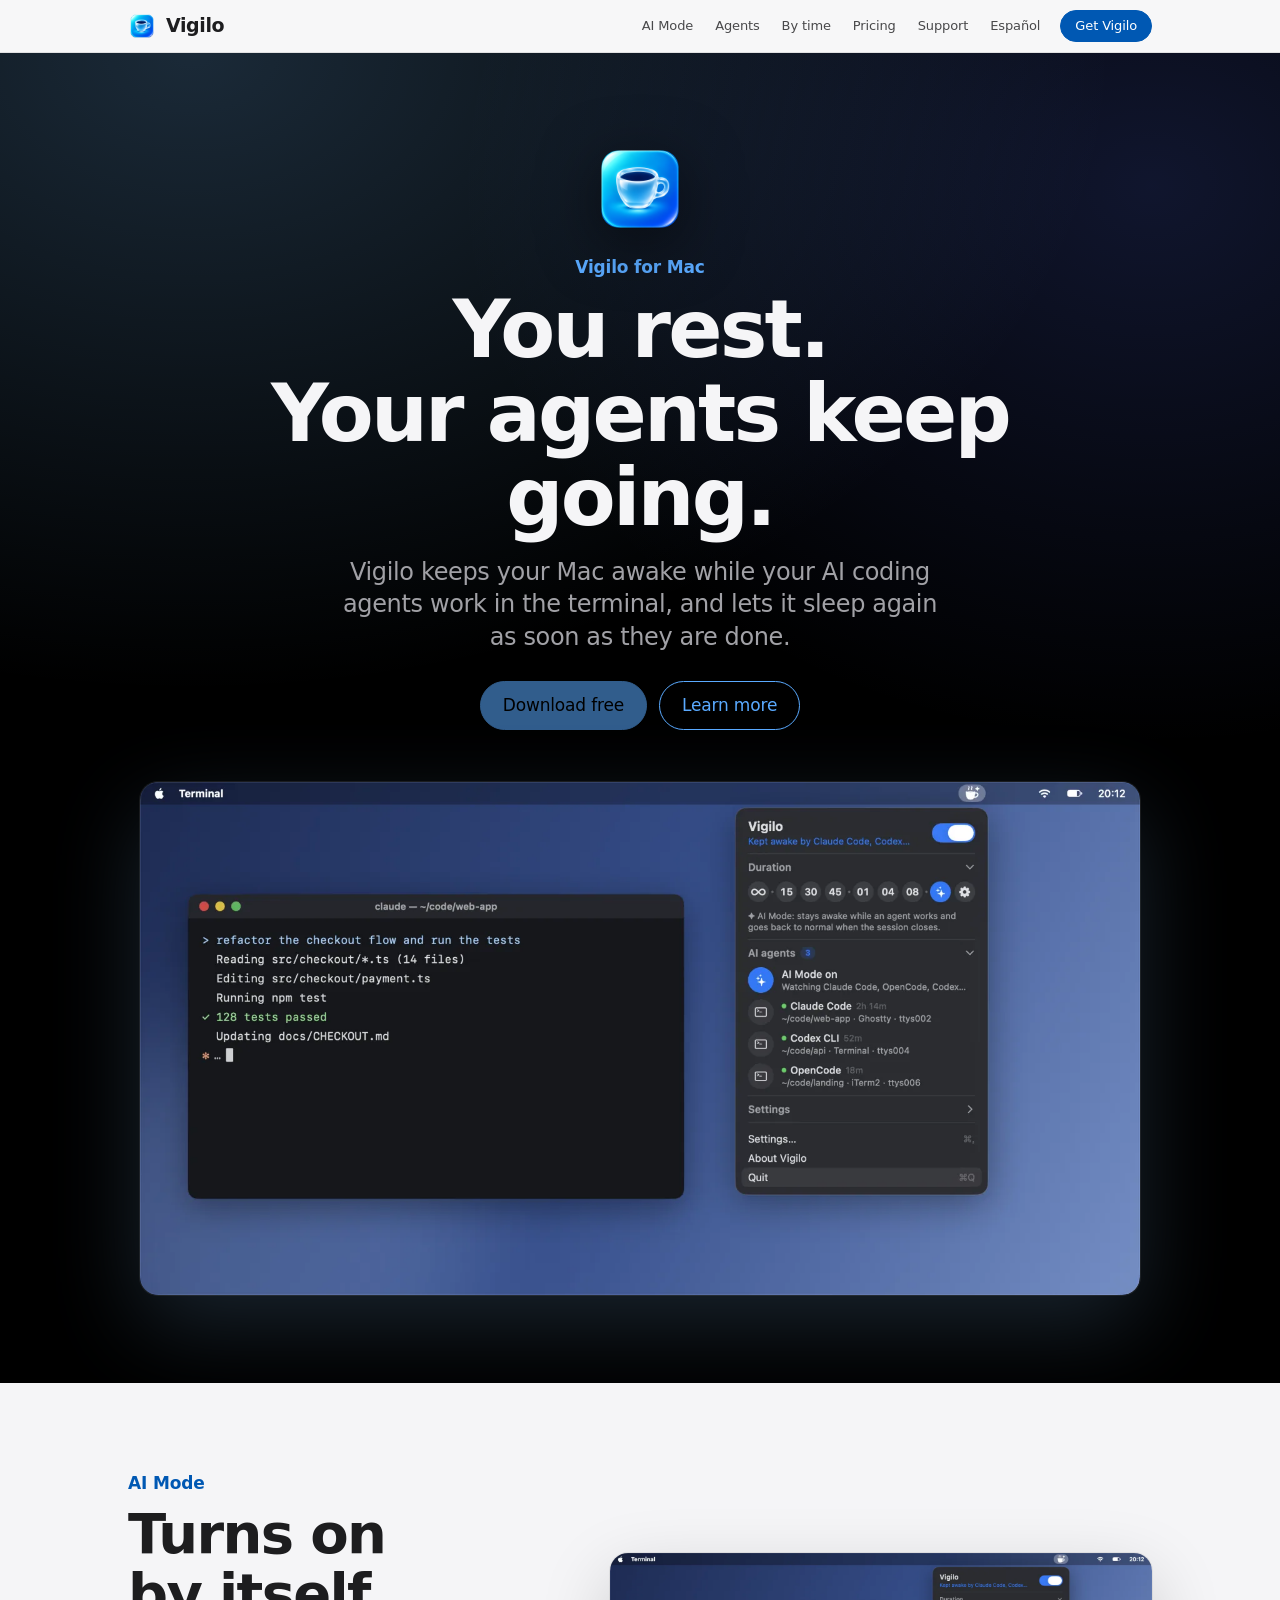
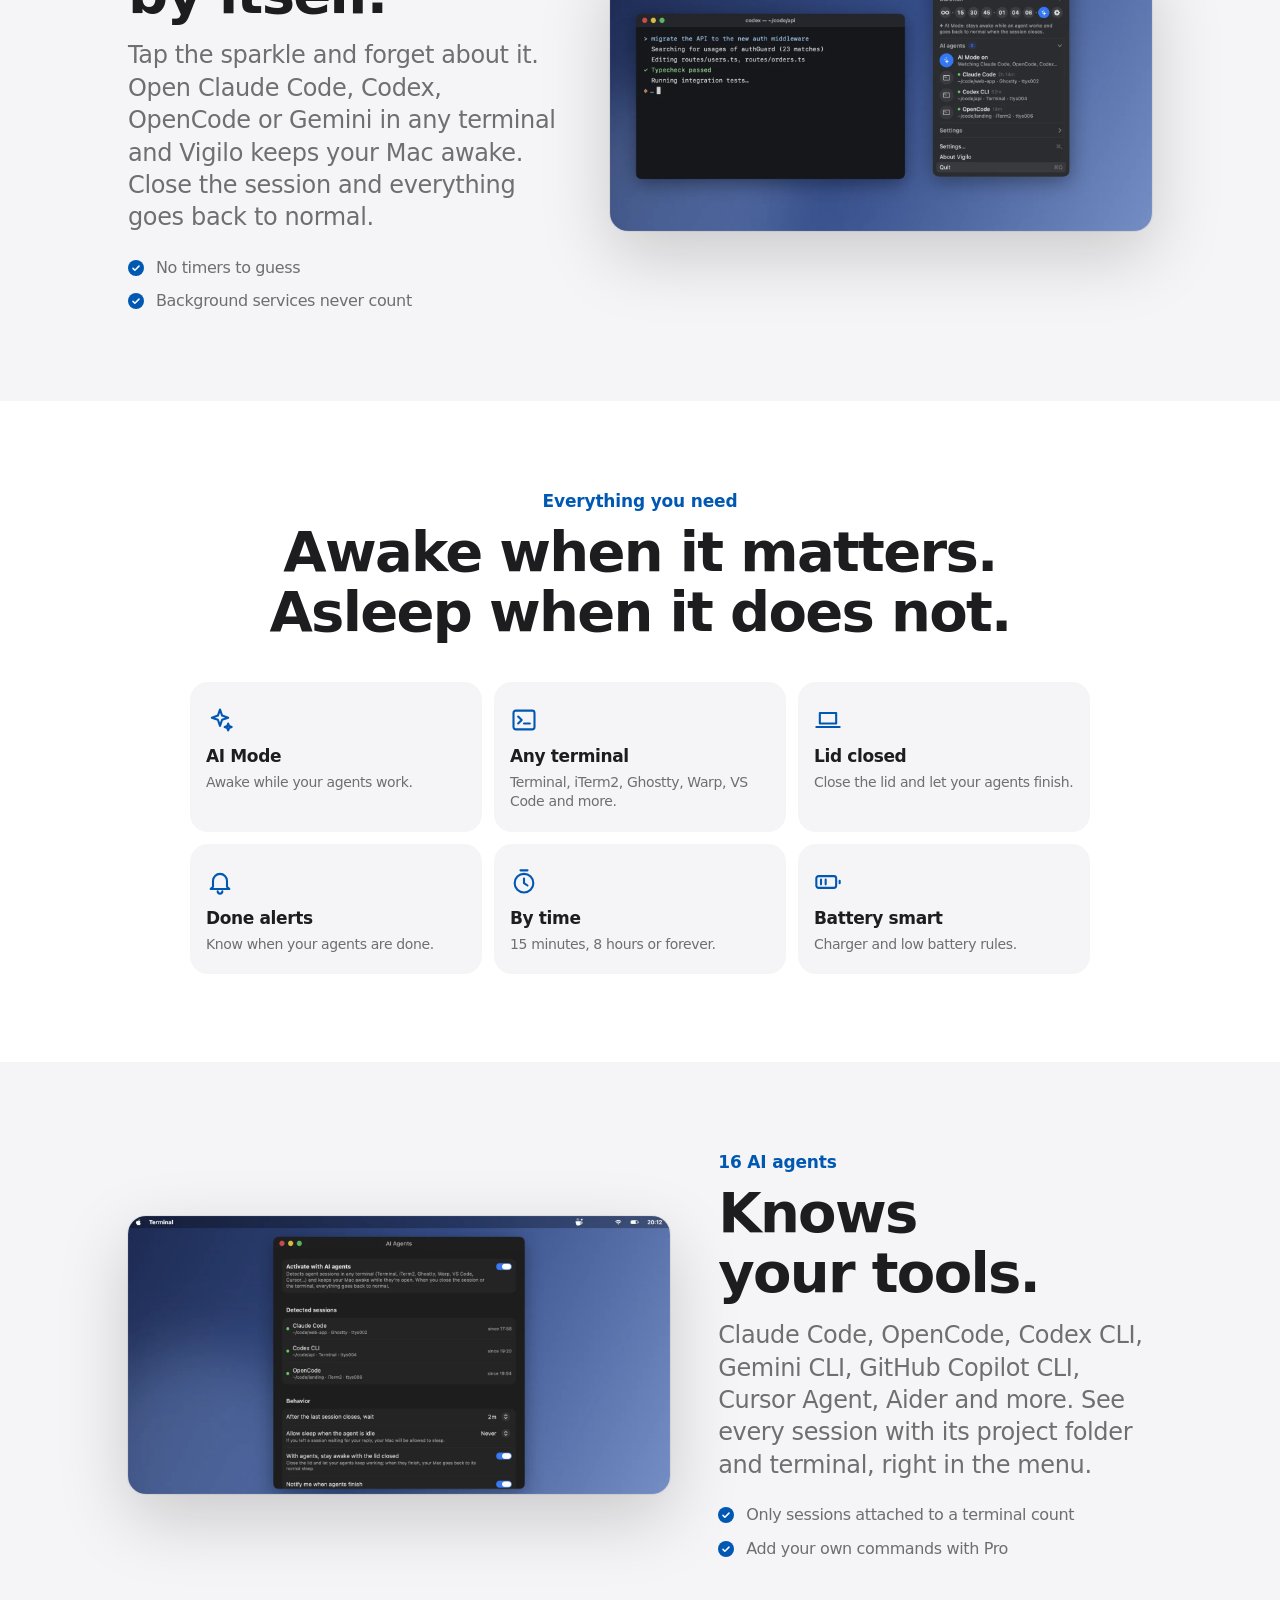
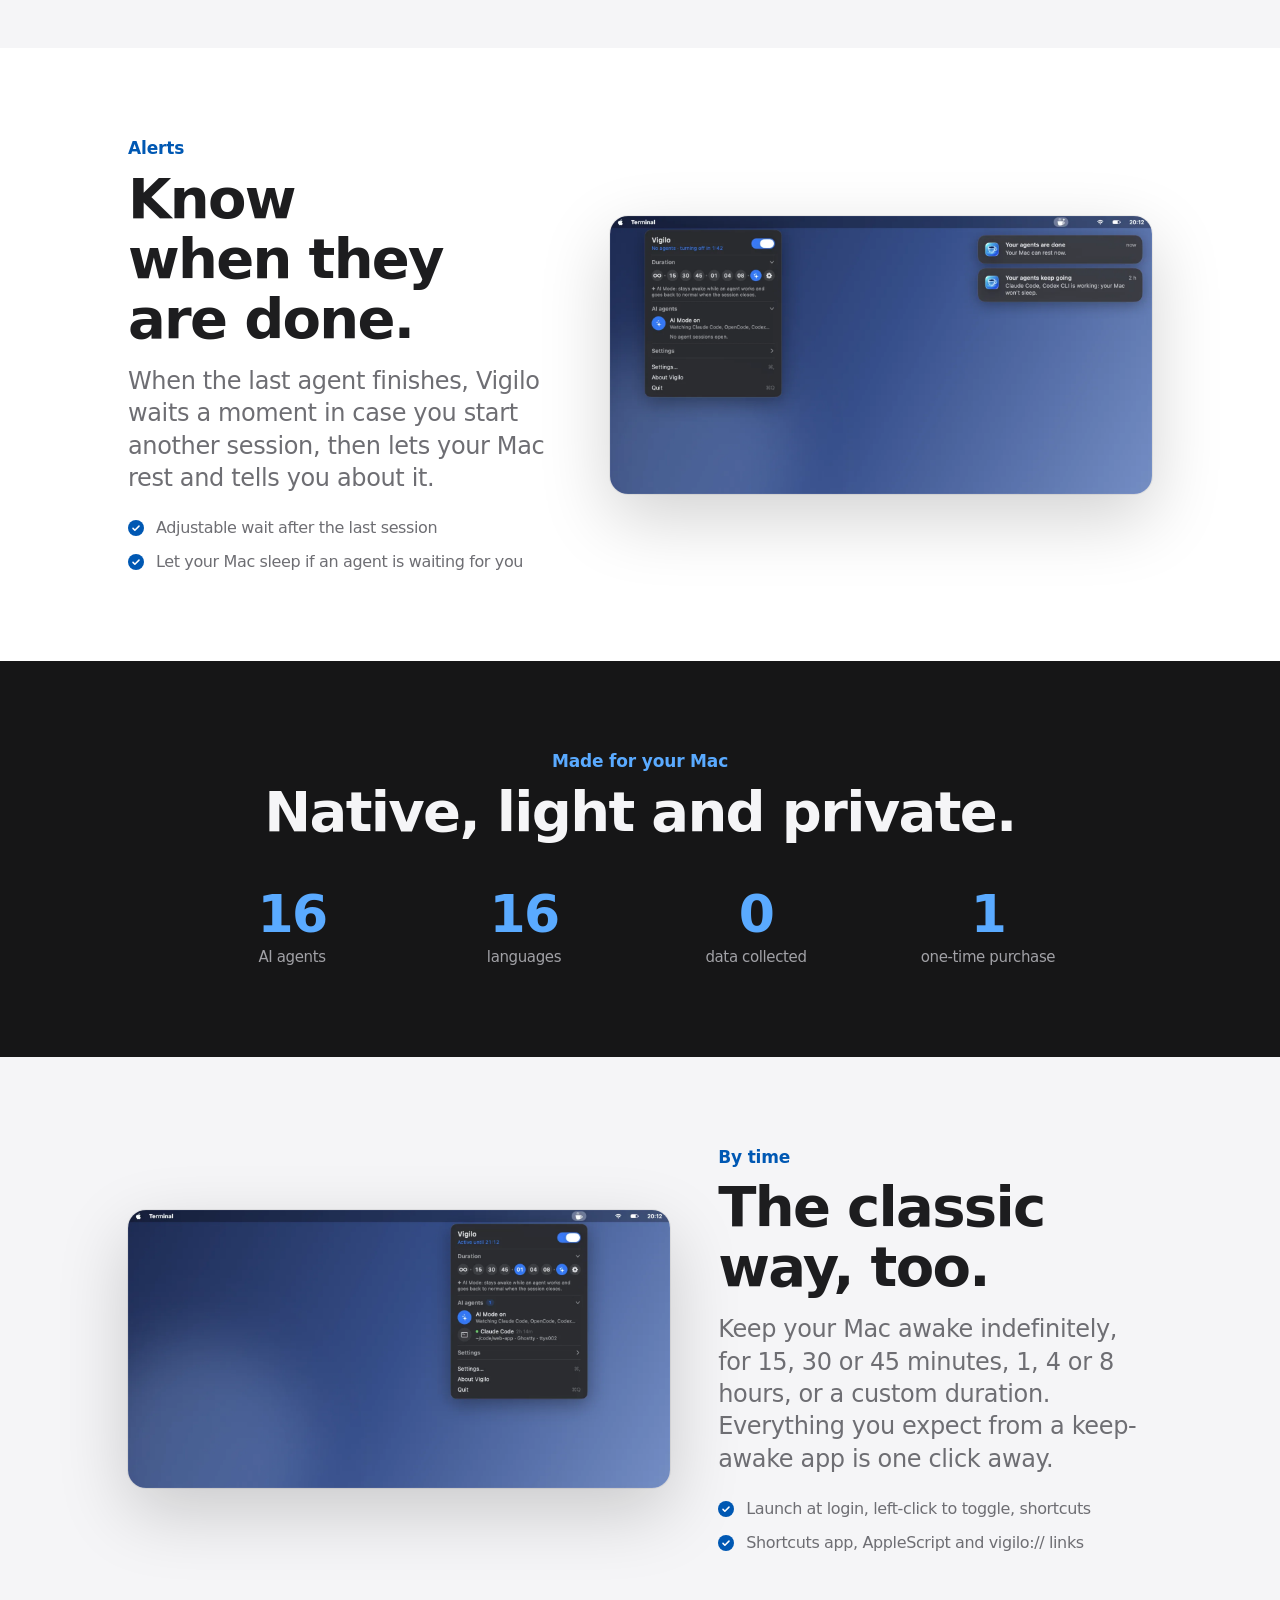
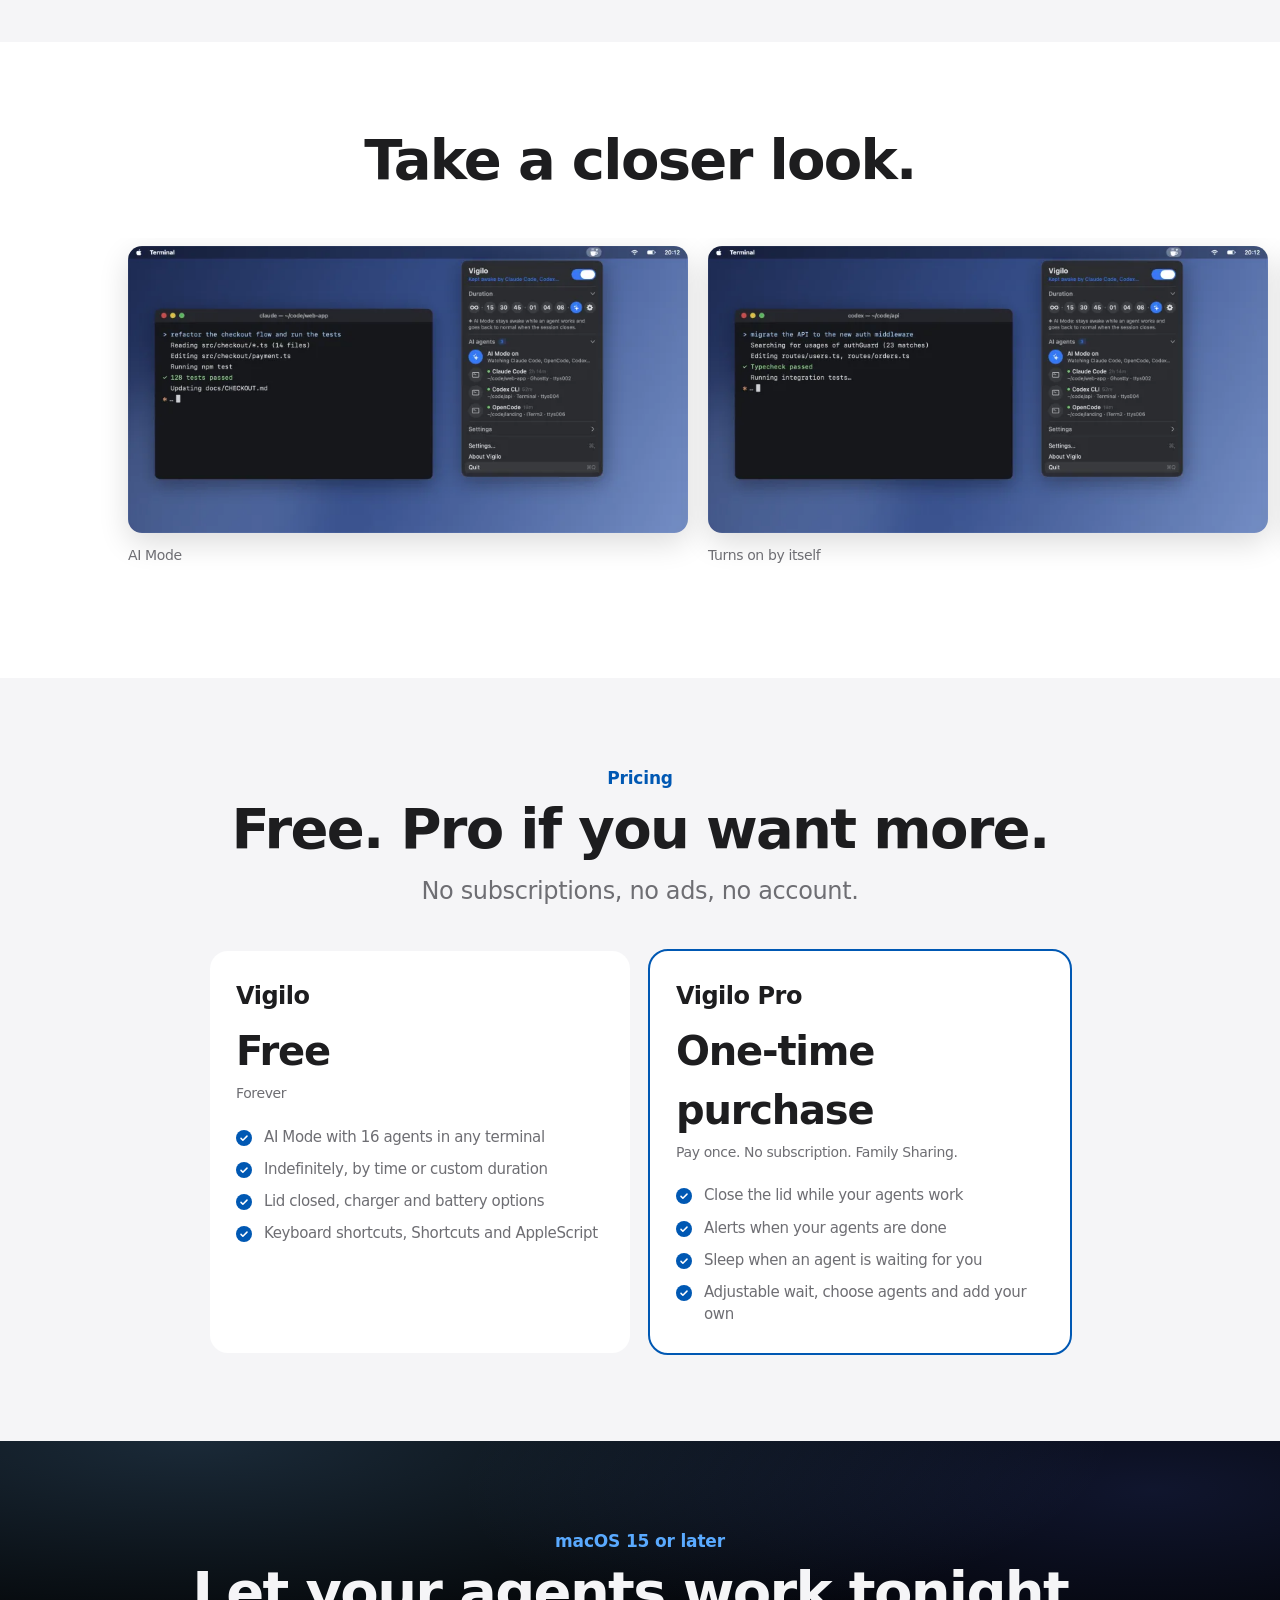
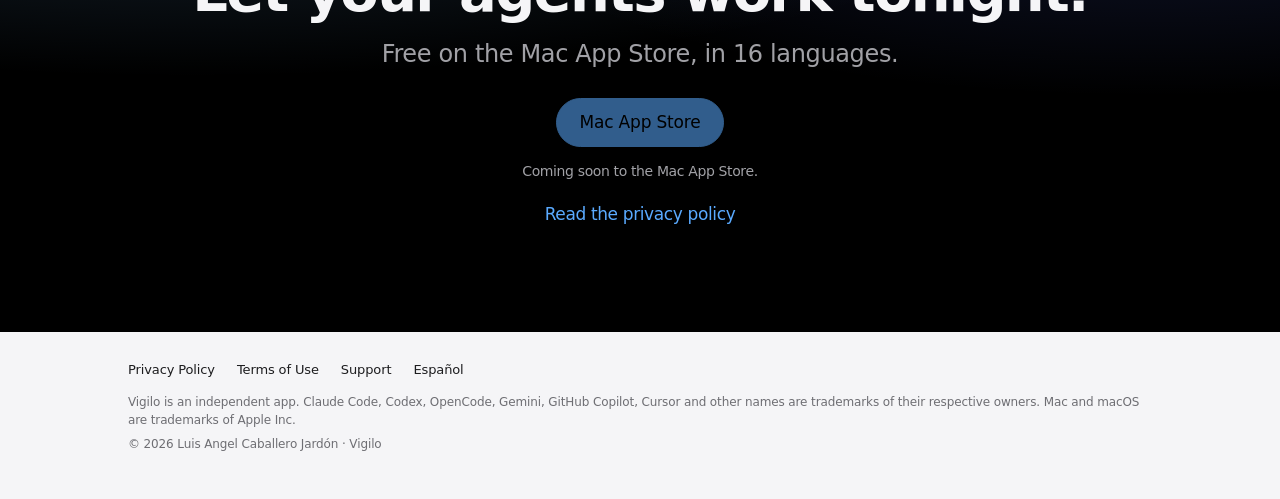
<file: index.html>
<!DOCTYPE html>
<html lang="en">
<head>
  <meta charset="utf-8">
  <meta name="viewport" content="width=device-width, initial-scale=1, viewport-fit=cover">
  <meta name="color-scheme" content="light dark">
  <title>Vigilo · Keep your Mac awake for AI agents</title>
  <meta name="description" content="Vigilo keeps your Mac awake while Claude Code, Codex, OpenCode and other AI coding agents work in the terminal, and lets it sleep again when they are done. Free, with an optional one-time Pro.">
  <meta name="theme-color" content="#f5f5f7" media="(prefers-color-scheme: light)">
  <meta name="theme-color" content="#000000" media="(prefers-color-scheme: dark)">
  <link rel="canonical" href="https://llcaballeroll.github.io/Vigilo_Anti_Sleep_Web/">
  <link rel="alternate" hreflang="en" href="https://llcaballeroll.github.io/Vigilo_Anti_Sleep_Web/">
  <link rel="alternate" hreflang="es" href="https://llcaballeroll.github.io/Vigilo_Anti_Sleep_Web/es/">
  <link rel="alternate" hreflang="x-default" href="https://llcaballeroll.github.io/Vigilo_Anti_Sleep_Web/">
  <meta property="og:type" content="website">
  <meta property="og:site_name" content="Vigilo">
  <meta property="og:title" content="Vigilo · Keep your Mac awake for AI agents">
  <meta property="og:description" content="Vigilo keeps your Mac awake while Claude Code, Codex, OpenCode and other AI coding agents work in the terminal, and lets it sleep again when they are done. Free, with an optional one-time Pro.">
  <meta property="og:url" content="https://llcaballeroll.github.io/Vigilo_Anti_Sleep_Web/">
  <meta property="og:image" content="https://llcaballeroll.github.io/Vigilo_Anti_Sleep_Web/assets/img/og-image.jpg">
  <meta property="og:image:width" content="1200">
  <meta property="og:image:height" content="630">
  <meta name="twitter:card" content="summary_large_image">
  <link rel="icon" type="image/png" sizes="32x32" href="assets/img/icon-32.png">
  <link rel="icon" type="image/png" sizes="192x192" href="assets/img/icon-192.png">
  <link rel="apple-touch-icon" href="assets/img/icon-180.png">
  <link rel="stylesheet" href="css/styles.css">
  <link rel="preload" as="image" href="assets/img/shots/en-1-1600.webp" fetchpriority="high">
  <script type="application/ld+json">{"@context":"https://schema.org","@type":"SoftwareApplication","name":"Vigilo","operatingSystem":"macOS 15+","applicationCategory":"UtilitiesApplication","offers":{"@type":"Offer","price":"0","priceCurrency":"USD"},"author":{"@type":"Person","name":"Luis Angel Caballero Jardón"},"image":"https://llcaballeroll.github.io/Vigilo_Anti_Sleep_Web/assets/img/icon-512.png"}</script>
  <script>document.documentElement.classList.add('js');</script>
</head>
<body>
  <a class="skip-link" href="#main">Skip to content</a>
  <header class="nav"><nav class="wrap nav-inner" aria-label="Main">
    <a class="brand" href="./"><img src="assets/img/icon-180.png" alt="" width="28" height="28">Vigilo</a>
    <div class="nav-links"><a href="#ai">AI Mode</a><a href="#agents">Agents</a><a href="#time">By time</a><a href="#pricing">Pricing</a><a href="support.html">Support</a><a href="es/" hreflang="es" lang="es">Español</a></div>
    <a class="btn" href="#get">Get Vigilo</a>
  </nav></header>
  <main id="main">
    <section class="tile dark hero" aria-labelledby="hero-t"><div class="wrap">
      <img class="hero-icon reveal" src="assets/img/icon-512.png" alt="" width="96" height="96">
      <p class="eyebrow">Vigilo for Mac</p>
      <h1 id="hero-t" class="display reveal">You rest.<br>Your agents keep going.</h1>
      <p class="lead reveal">Vigilo keeps your Mac awake while your AI coding agents work in the terminal, and lets it sleep again as soon as they are done.</p>
      <div class="btn-row reveal"><a class="btn" data-store="mac" href="#get">Download free</a><a class="btn ghost" href="#features">Learn more</a></div>
    </div><div class="stage mac reveal"><img class="shot" src="assets/img/shots/en-1-1600.webp" srcset="assets/img/shots/en-1-800.webp 800w, assets/img/shots/en-1-1600.webp 1600w" sizes="(max-width: 820px) 92vw, 1000px" alt="You rest. Your agents keep going." width="1600" height="819" fetchpriority="high"></div></section>

    <section id="ai" class="tile alt" aria-labelledby="ai-t"><div class="wrap split">
<div class="copy reveal"><p class="eyebrow">AI Mode</p><h2 id="ai-t" class="headline">Turns on by itself.</h2><p class="lead">Tap the sparkle and forget about it. Open Claude Code, Codex, OpenCode or Gemini in any terminal and Vigilo keeps your Mac awake. Close the session and everything goes back to normal.</p><ul class="checks"><li>No timers to guess</li><li>Background services never count</li></ul></div>
<div class="reveal"><img class="shot" src="assets/img/shots/en-2-1600.webp" srcset="assets/img/shots/en-2-800.webp 800w, assets/img/shots/en-2-1600.webp 1600w" sizes="(max-width: 820px) 92vw, 1000px" alt="Turns on by itself." width="1600" height="819" loading="lazy"></div></div></section>

    <section id="features" class="tile" aria-labelledby="feat-t"><div class="wrap pad-b">
      <p class="eyebrow">Everything you need</p><h2 id="feat-t" class="headline reveal">Awake when it matters. Asleep when it does not.</h2>
      <ul class="uses reveal"><li><span class="ico"><svg viewBox="0 0 24 24" aria-hidden="true"><path d="M12 3l1.8 5.2L19 10l-5.2 1.8L12 17l-1.8-5.2L5 10l5.2-1.8z"/><path d="M19 15l.8 2.2L22 18l-2.2.8L19 21l-.8-2.2L16 18l2.2-.8z"/></svg></span><strong>AI Mode</strong><span>Awake while your agents work.</span></li><li><span class="ico"><svg viewBox="0 0 24 24" aria-hidden="true"><rect x="3" y="4" width="18" height="16" rx="2"/><path d="m7 9 3 3-3 3M12 15h5"/></svg></span><strong>Any terminal</strong><span>Terminal, iTerm2, Ghostty, Warp, VS Code and more.</span></li><li><span class="ico"><svg viewBox="0 0 24 24" aria-hidden="true"><path d="M5 6h14v9H5z"/><path d="M2 18h20"/></svg></span><strong>Lid closed</strong><span>Close the lid and let your agents finish.</span></li><li><span class="ico"><svg viewBox="0 0 24 24" aria-hidden="true"><path d="M6 16V11a6 6 0 0 1 12 0v5l2 2H4z"/><path d="M10 20a2 2 0 0 0 4 0"/></svg></span><strong>Done alerts</strong><span>Know when your agents are done.</span></li><li><span class="ico"><svg viewBox="0 0 24 24" aria-hidden="true"><circle cx="12" cy="13" r="8"/><path d="M12 9v4l3 2M9 2h6"/></svg></span><strong>By time</strong><span>15 minutes, 8 hours or forever.</span></li><li><span class="ico"><svg viewBox="0 0 24 24" aria-hidden="true"><rect x="2" y="7" width="17" height="10" rx="2"/><path d="M22 11v2M6 10v4M10 10v4"/></svg></span><strong>Battery smart</strong><span>Charger and low battery rules.</span></li></ul></div><div style="height:88px"></div></section>

    <section id="agents" class="tile alt" aria-labelledby="agents-t"><div class="wrap split flip">
<div class="copy reveal"><p class="eyebrow">16 AI agents</p><h2 id="agents-t" class="headline">Knows your tools.</h2><p class="lead">Claude Code, OpenCode, Codex CLI, Gemini CLI, GitHub Copilot CLI, Cursor Agent, Aider and more. See every session with its project folder and terminal, right in the menu.</p><ul class="checks"><li>Only sessions attached to a terminal count</li><li>Add your own commands with Pro</li></ul></div>
<div class="reveal"><img class="shot" src="assets/img/shots/en-3-1600.webp" srcset="assets/img/shots/en-3-800.webp 800w, assets/img/shots/en-3-1600.webp 1600w" sizes="(max-width: 820px) 92vw, 1000px" alt="Knows your tools." width="1600" height="819" loading="lazy"></div></div></section>
    <section id="alerts" class="tile" aria-labelledby="alerts-t"><div class="wrap split">
<div class="copy reveal"><p class="eyebrow">Alerts</p><h2 id="alerts-t" class="headline">Know when they are done.</h2><p class="lead">When the last agent finishes, Vigilo waits a moment in case you start another session, then lets your Mac rest and tells you about it.</p><ul class="checks"><li>Adjustable wait after the last session</li><li>Let your Mac sleep if an agent is waiting for you</li></ul></div>
<div class="reveal"><img class="shot" src="assets/img/shots/en-4-1600.webp" srcset="assets/img/shots/en-4-800.webp 800w, assets/img/shots/en-4-1600.webp 1600w" sizes="(max-width: 820px) 92vw, 1000px" alt="Know when they are done." width="1600" height="819" loading="lazy"></div></div></section>

    <section class="tile dark tile-2" aria-labelledby="facts-t"><div class="wrap pad-b">
      <p class="eyebrow">Made for your Mac</p><h2 id="facts-t" class="headline reveal">Native, light and private.</h2>
      <div class="facts reveal"><div><b>16</b><span>AI agents</span></div><div><b>16</b><span>languages</span></div><div><b>0</b><span>data collected</span></div><div><b>1</b><span>one-time purchase</span></div></div></div><div style="height:88px"></div></section>

    <section id="time" class="tile alt" aria-labelledby="time-t"><div class="wrap split flip">
<div class="copy reveal"><p class="eyebrow">By time</p><h2 id="time-t" class="headline">The classic way, too.</h2><p class="lead">Keep your Mac awake indefinitely, for 15, 30 or 45 minutes, 1, 4 or 8 hours, or a custom duration. Everything you expect from a keep-awake app is one click away.</p><ul class="checks"><li>Launch at login, left-click to toggle, shortcuts</li><li>Shortcuts app, AppleScript and vigilo:// links</li></ul></div>
<div class="reveal"><img class="shot" src="assets/img/shots/en-5-1600.webp" srcset="assets/img/shots/en-5-800.webp 800w, assets/img/shots/en-5-1600.webp 1600w" sizes="(max-width: 820px) 92vw, 1000px" alt="The classic way, too." width="1600" height="819" loading="lazy"></div></div></section>

    <section class="tile" aria-labelledby="gal-t"><div class="wrap"><h2 id="gal-t" class="headline">Take a closer look.</h2></div>
      <div class="gallery"><div class="gallery-track" tabindex="0" role="group" aria-label="Take a closer look."><figure class="wide"><img src="assets/img/shots/en-1-800.webp" alt="" width="800" height="410" loading="lazy"><figcaption>AI Mode</figcaption></figure><figure class="wide"><img src="assets/img/shots/en-2-800.webp" alt="" width="800" height="410" loading="lazy"><figcaption>Turns on by itself</figcaption></figure><figure class="wide"><img src="assets/img/shots/en-3-800.webp" alt="" width="800" height="410" loading="lazy"><figcaption>16 AI agents</figcaption></figure><figure class="wide"><img src="assets/img/shots/en-4-800.webp" alt="" width="800" height="410" loading="lazy"><figcaption>Done alerts</figcaption></figure><figure class="wide"><img src="assets/img/shots/en-5-800.webp" alt="" width="800" height="410" loading="lazy"><figcaption>By time</figcaption></figure><figure class="wide"><img src="assets/img/shots/en-6-800.webp" alt="" width="800" height="410" loading="lazy"><figcaption>All in the menu</figcaption></figure><figure class="wide"><img src="assets/img/shots/en-7-800.webp" alt="" width="800" height="410" loading="lazy"><figcaption>Power</figcaption></figure><figure class="wide"><img src="assets/img/shots/en-8-800.webp" alt="" width="800" height="410" loading="lazy"><figcaption>A tiny cup</figcaption></figure></div></div></section>

    <section id="pricing" class="tile alt" aria-labelledby="price-t"><div class="wrap">
      <p class="eyebrow">Pricing</p><h2 id="price-t" class="headline reveal">Free. Pro if you want more.</h2><p class="lead reveal">No subscriptions, no ads, no account.</p>
      <div class="plans reveal"><article class="plan"><h3>Vigilo</h3><p class="price">Free</p><p class="note">Forever</p><ul class="checks"><li>AI Mode with 16 agents in any terminal</li><li>Indefinitely, by time or custom duration</li><li>Lid closed, charger and battery options</li><li>Keyboard shortcuts, Shortcuts and AppleScript</li></ul></article><article class="plan pro"><h3>Vigilo Pro</h3><p class="price">One-time purchase</p><p class="note">Pay once. No subscription. Family Sharing.</p><ul class="checks"><li>Close the lid while your agents work</li><li>Alerts when your agents are done</li><li>Sleep when an agent is waiting for you</li><li>Adjustable wait, choose agents and add your own</li></ul></article></div></div></section>

    <section id="get" class="tile dark hero" aria-labelledby="get-t"><div class="wrap">
      <p class="eyebrow">macOS 15 or later</p><h2 id="get-t" class="headline reveal">Let your agents work tonight.</h2><p class="lead reveal">Free on the Mac App Store, in 16 languages.</p>
      <div class="btn-row reveal"><a class="btn" data-store="mac" href="#get">Mac App Store</a></div>
      <p class="soon" data-soon>Coming soon to the Mac App Store.</p>
      <p style="margin-top:20px;padding-bottom:88px"><a href="privacy.html">Read the privacy policy</a></p></div></section>
  </main>
  <footer class="footer"><div class="wrap">
    <div class="footer-links"><a href="privacy.html">Privacy Policy</a><a href="terms.html">Terms of Use</a><a href="support.html">Support</a><a href="es/" hreflang="es">Español</a></div>
    <p>Vigilo is an independent app. Claude Code, Codex, OpenCode, Gemini, GitHub Copilot, Cursor and other names are trademarks of their respective owners. Mac and macOS are trademarks of Apple Inc.</p>
    <p>© 2026 Luis Angel Caballero Jardón · Vigilo</p>
  </div></footer>
  <script src="js/site.js" defer></script>
</body>
</html>
</file>
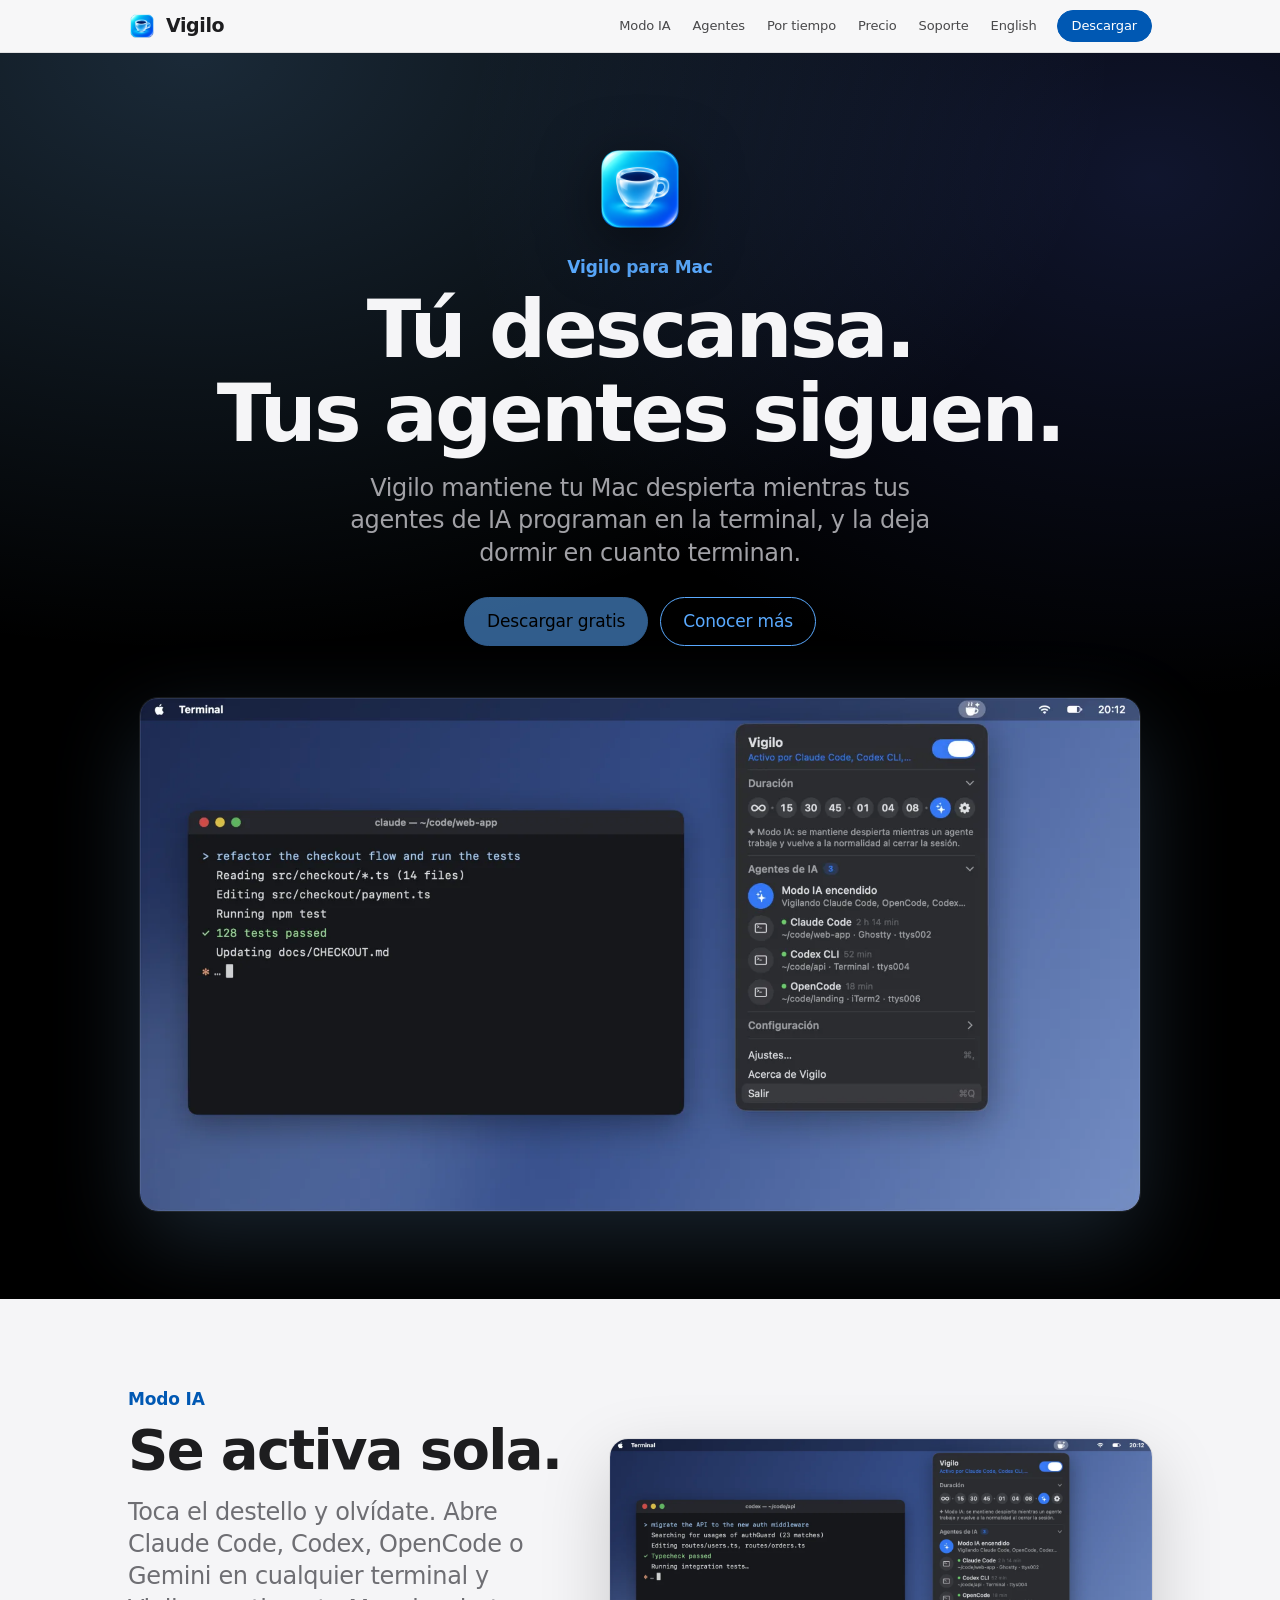
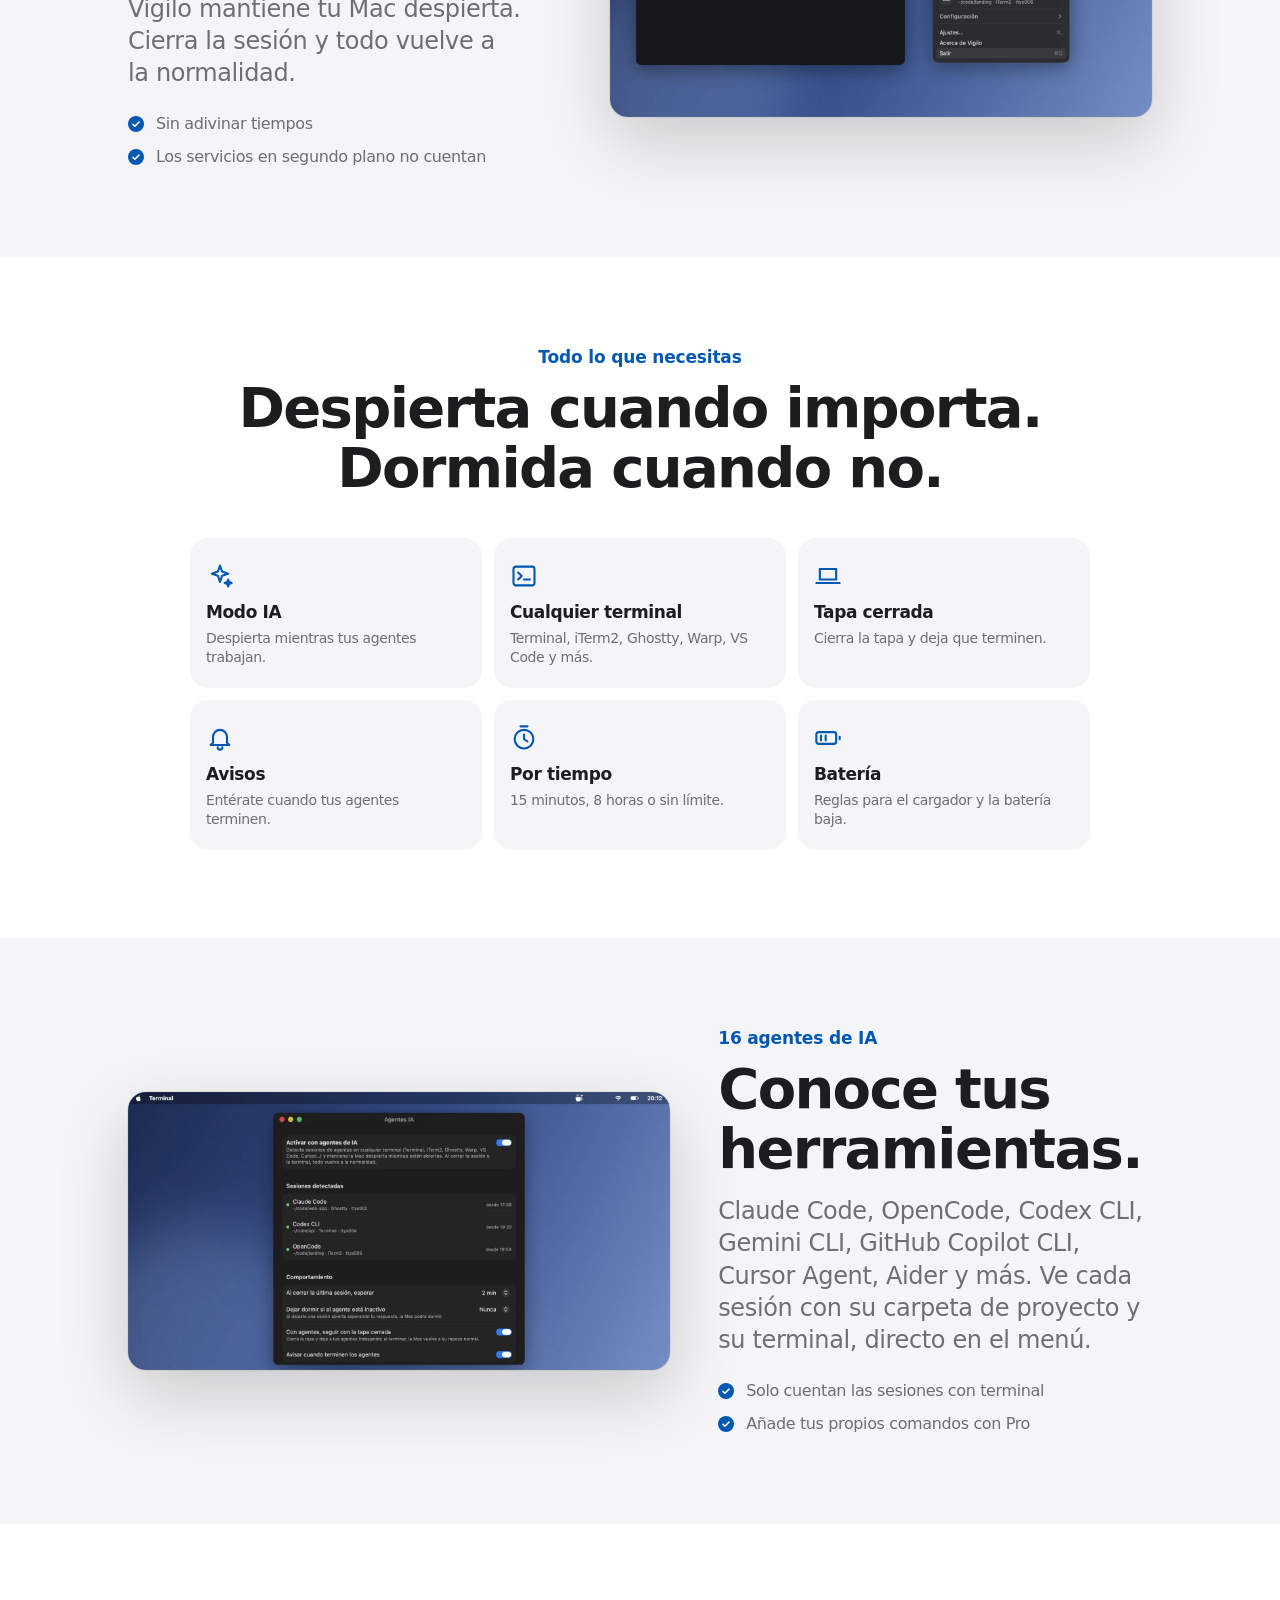
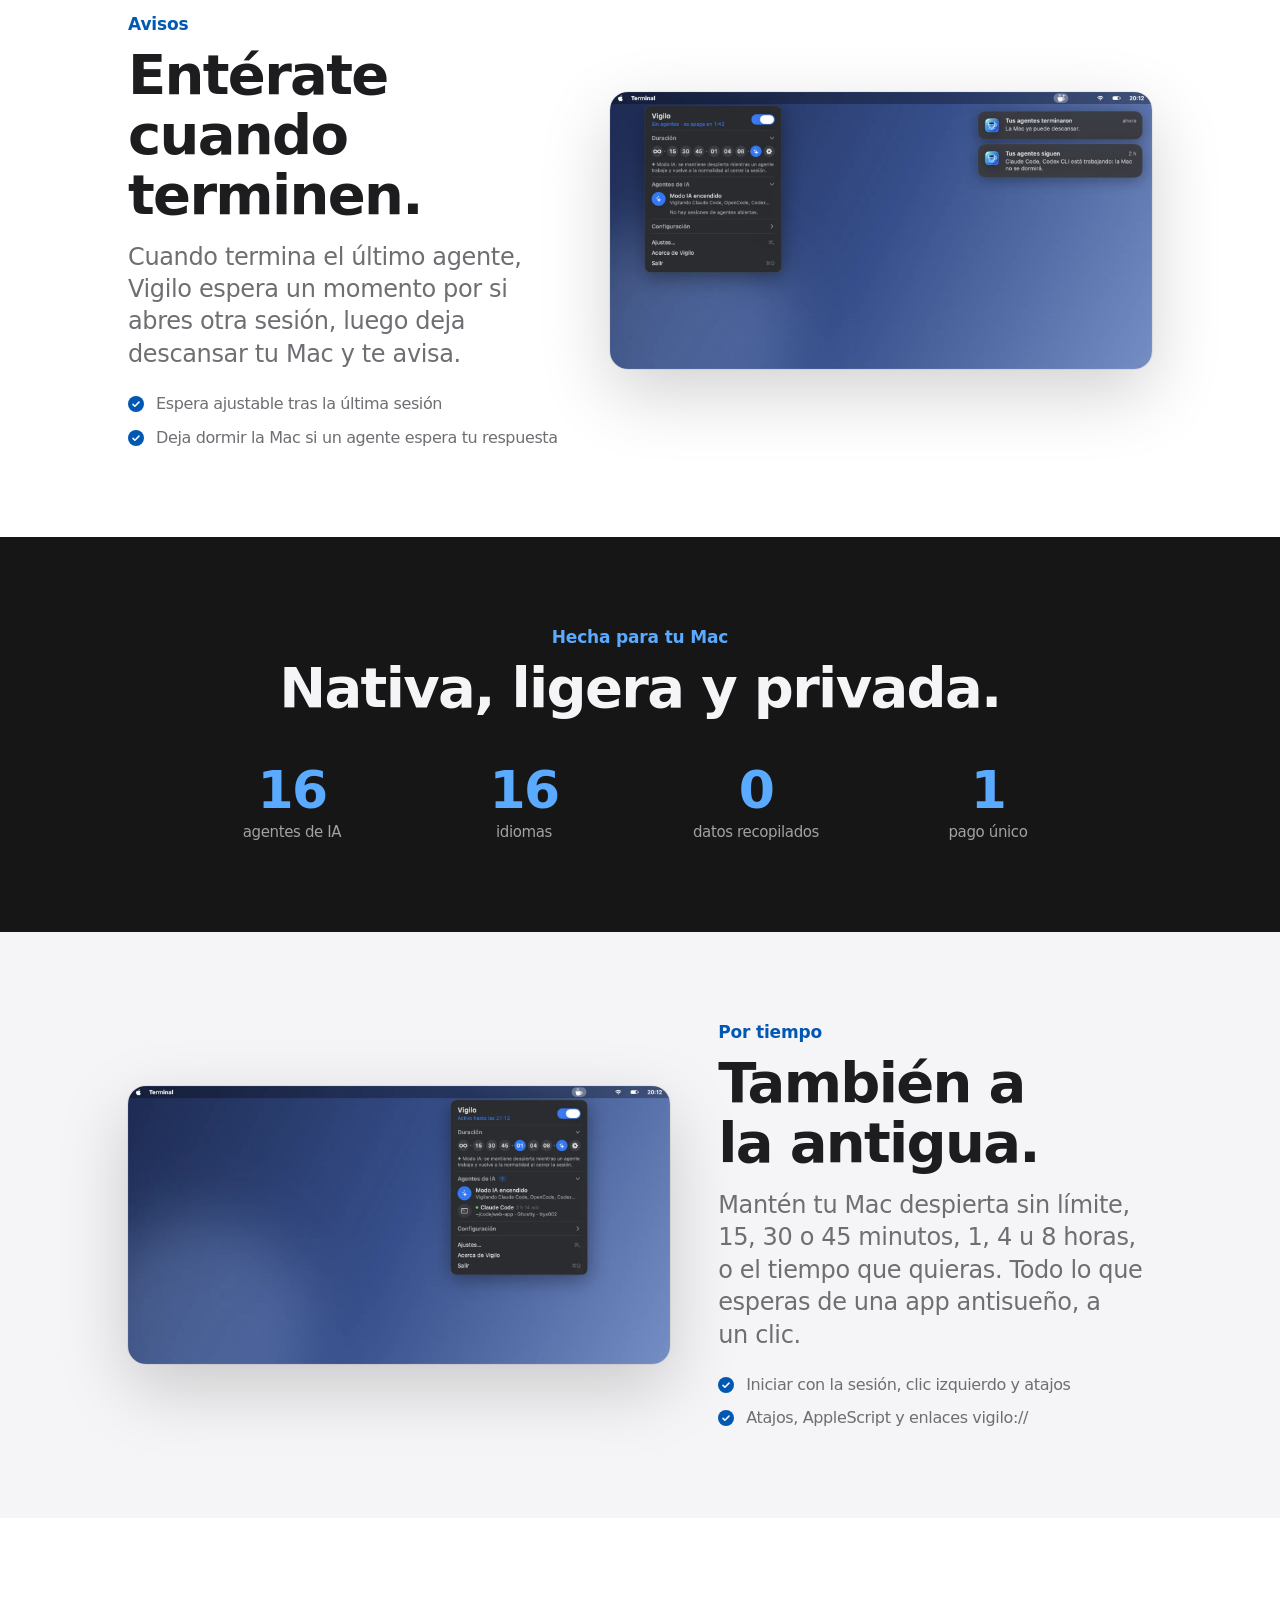
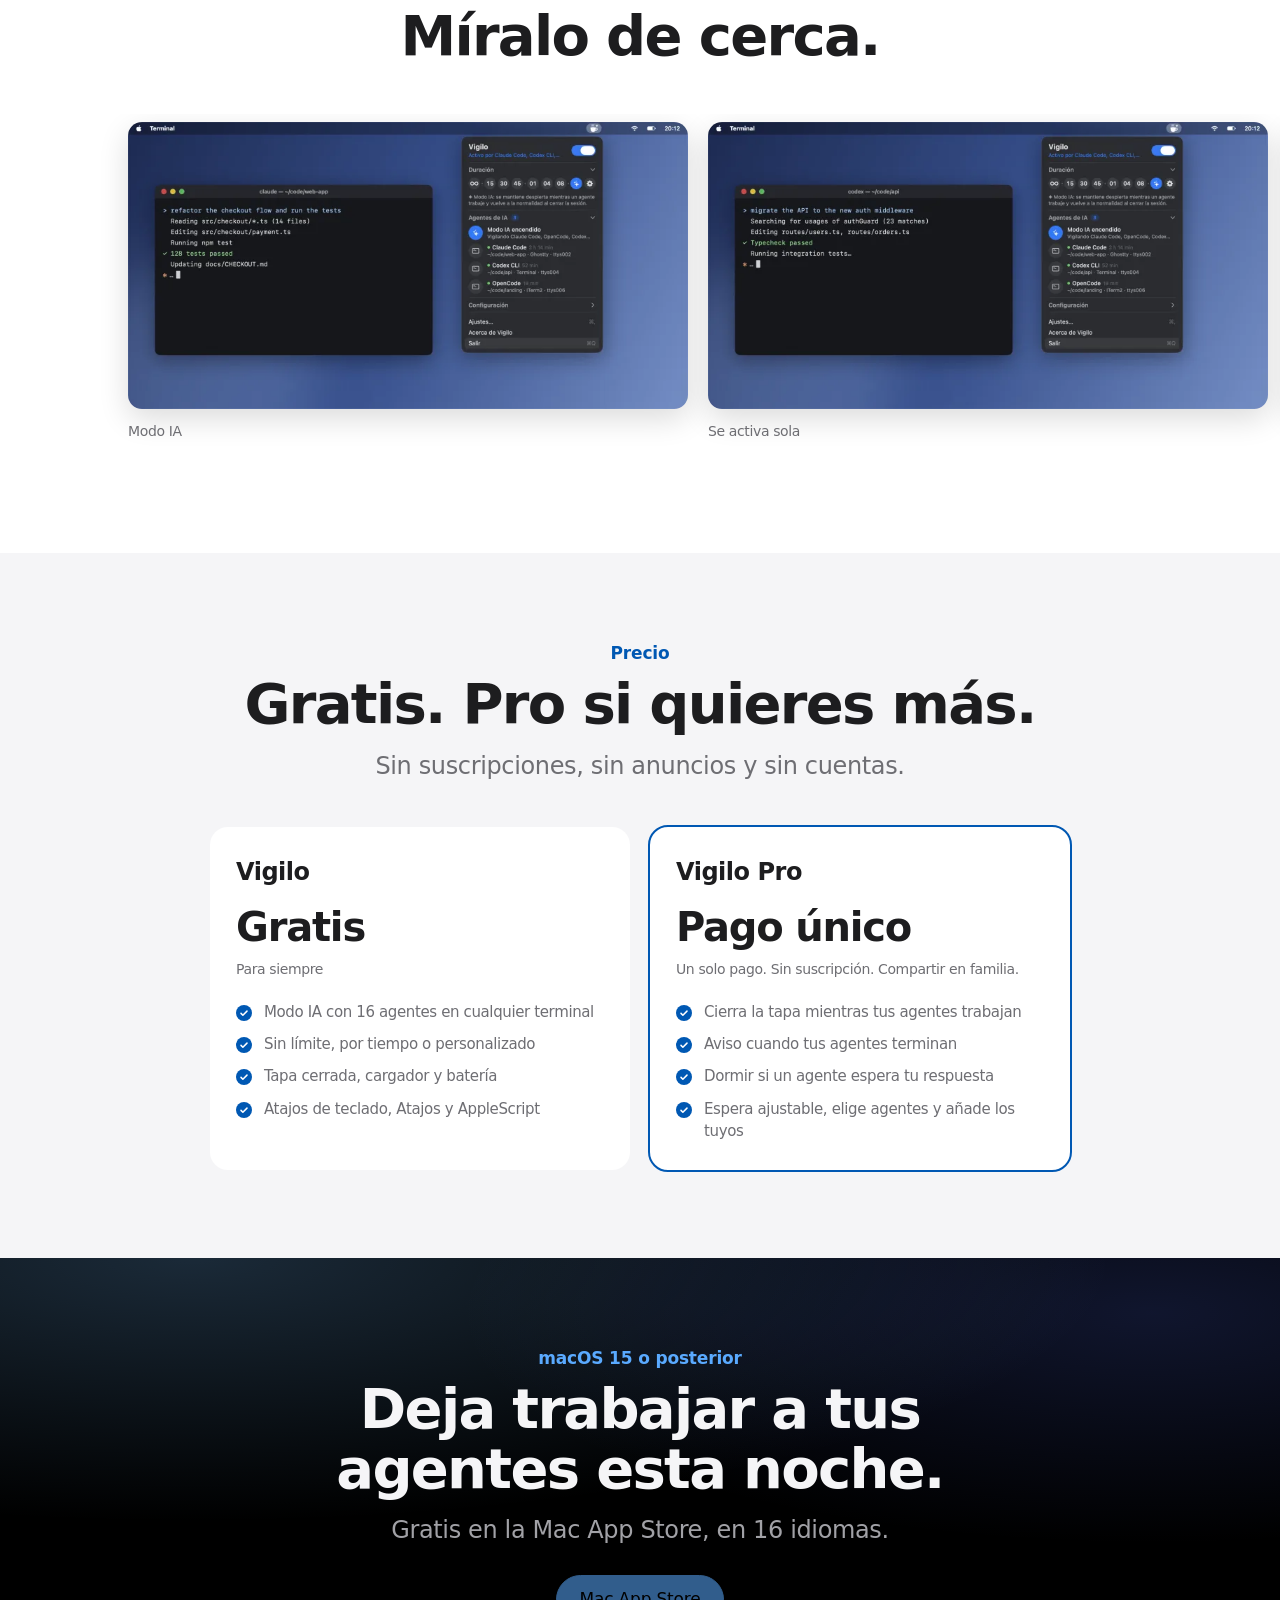
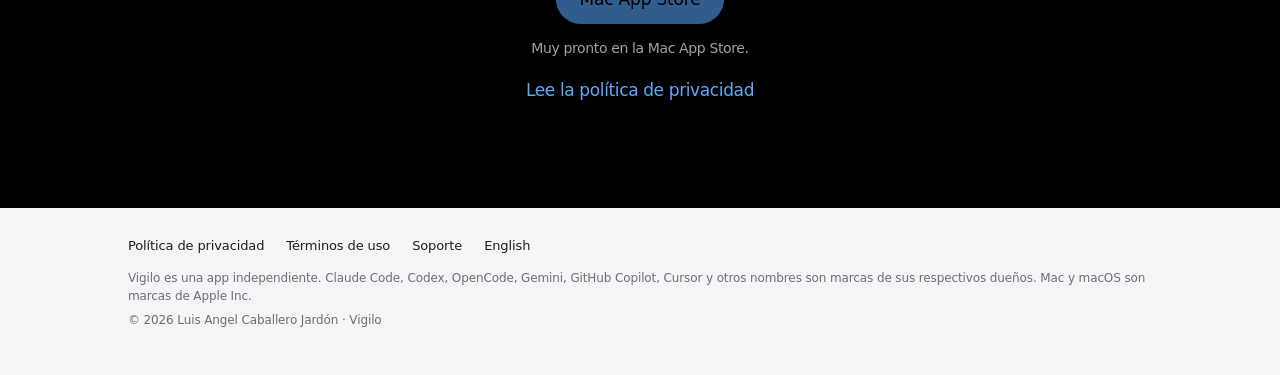
<file: es/index.html>
<!DOCTYPE html>
<html lang="es">
<head>
  <meta charset="utf-8">
  <meta name="viewport" content="width=device-width, initial-scale=1, viewport-fit=cover">
  <meta name="color-scheme" content="light dark">
  <title>Vigilo · Tu Mac despierta para tus agentes de IA</title>
  <meta name="description" content="Vigilo mantiene tu Mac despierta mientras Claude Code, Codex, OpenCode y otros agentes de IA trabajan en la terminal, y la deja dormir cuando terminan. Gratis, con Pro opcional de un solo pago.">
  <meta name="theme-color" content="#f5f5f7" media="(prefers-color-scheme: light)">
  <meta name="theme-color" content="#000000" media="(prefers-color-scheme: dark)">
  <link rel="canonical" href="https://llcaballeroll.github.io/Vigilo_Anti_Sleep_Web/es/">
  <link rel="alternate" hreflang="en" href="https://llcaballeroll.github.io/Vigilo_Anti_Sleep_Web/">
  <link rel="alternate" hreflang="es" href="https://llcaballeroll.github.io/Vigilo_Anti_Sleep_Web/es/">
  <link rel="alternate" hreflang="x-default" href="https://llcaballeroll.github.io/Vigilo_Anti_Sleep_Web/">
  <meta property="og:type" content="website">
  <meta property="og:site_name" content="Vigilo">
  <meta property="og:title" content="Vigilo · Tu Mac despierta para tus agentes de IA">
  <meta property="og:description" content="Vigilo mantiene tu Mac despierta mientras Claude Code, Codex, OpenCode y otros agentes de IA trabajan en la terminal, y la deja dormir cuando terminan. Gratis, con Pro opcional de un solo pago.">
  <meta property="og:url" content="https://llcaballeroll.github.io/Vigilo_Anti_Sleep_Web/es/">
  <meta property="og:image" content="https://llcaballeroll.github.io/Vigilo_Anti_Sleep_Web/assets/img/og-image-es.jpg">
  <meta property="og:image:width" content="1200">
  <meta property="og:image:height" content="630">
  <meta name="twitter:card" content="summary_large_image">
  <link rel="icon" type="image/png" sizes="32x32" href="../assets/img/icon-32.png">
  <link rel="icon" type="image/png" sizes="192x192" href="../assets/img/icon-192.png">
  <link rel="apple-touch-icon" href="../assets/img/icon-180.png">
  <link rel="stylesheet" href="../css/styles.css">
  <link rel="preload" as="image" href="../assets/img/shots/es-1-1600.webp" fetchpriority="high">
  <script type="application/ld+json">{"@context":"https://schema.org","@type":"SoftwareApplication","name":"Vigilo","operatingSystem":"macOS 15+","applicationCategory":"UtilitiesApplication","offers":{"@type":"Offer","price":"0","priceCurrency":"USD"},"author":{"@type":"Person","name":"Luis Angel Caballero Jardón"},"image":"https://llcaballeroll.github.io/Vigilo_Anti_Sleep_Web/assets/img/icon-512.png"}</script>
  <script>document.documentElement.classList.add('js');</script>
</head>
<body>
  <a class="skip-link" href="#main">Ir al contenido</a>
  <header class="nav"><nav class="wrap nav-inner" aria-label="Main">
    <a class="brand" href="./"><img src="../assets/img/icon-180.png" alt="" width="28" height="28">Vigilo</a>
    <div class="nav-links"><a href="#ai">Modo IA</a><a href="#agents">Agentes</a><a href="#time">Por tiempo</a><a href="#pricing">Precio</a><a href="support.html">Soporte</a><a href="../" hreflang="en" lang="en">English</a></div>
    <a class="btn" href="#get">Descargar</a>
  </nav></header>
  <main id="main">
    <section class="tile dark hero" aria-labelledby="hero-t"><div class="wrap">
      <img class="hero-icon reveal" src="../assets/img/icon-512.png" alt="" width="96" height="96">
      <p class="eyebrow">Vigilo para Mac</p>
      <h1 id="hero-t" class="display reveal">Tú descansa.<br>Tus agentes siguen.</h1>
      <p class="lead reveal">Vigilo mantiene tu Mac despierta mientras tus agentes de IA programan en la terminal, y la deja dormir en cuanto terminan.</p>
      <div class="btn-row reveal"><a class="btn" data-store="mac" href="#get">Descargar gratis</a><a class="btn ghost" href="#features">Conocer más</a></div>
    </div><div class="stage mac reveal"><img class="shot" src="../assets/img/shots/es-1-1600.webp" srcset="../assets/img/shots/es-1-800.webp 800w, ../assets/img/shots/es-1-1600.webp 1600w" sizes="(max-width: 820px) 92vw, 1000px" alt="Tú descansa. Tus agentes siguen." width="1600" height="819" fetchpriority="high"></div></section>

    <section id="ai" class="tile alt" aria-labelledby="ai-t"><div class="wrap split">
<div class="copy reveal"><p class="eyebrow">Modo IA</p><h2 id="ai-t" class="headline">Se activa sola.</h2><p class="lead">Toca el destello y olvídate. Abre Claude Code, Codex, OpenCode o Gemini en cualquier terminal y Vigilo mantiene tu Mac despierta. Cierra la sesión y todo vuelve a la normalidad.</p><ul class="checks"><li>Sin adivinar tiempos</li><li>Los servicios en segundo plano no cuentan</li></ul></div>
<div class="reveal"><img class="shot" src="../assets/img/shots/es-2-1600.webp" srcset="../assets/img/shots/es-2-800.webp 800w, ../assets/img/shots/es-2-1600.webp 1600w" sizes="(max-width: 820px) 92vw, 1000px" alt="Se activa sola." width="1600" height="819" loading="lazy"></div></div></section>

    <section id="features" class="tile" aria-labelledby="feat-t"><div class="wrap pad-b">
      <p class="eyebrow">Todo lo que necesitas</p><h2 id="feat-t" class="headline reveal">Despierta cuando importa. Dormida cuando no.</h2>
      <ul class="uses reveal"><li><span class="ico"><svg viewBox="0 0 24 24" aria-hidden="true"><path d="M12 3l1.8 5.2L19 10l-5.2 1.8L12 17l-1.8-5.2L5 10l5.2-1.8z"/><path d="M19 15l.8 2.2L22 18l-2.2.8L19 21l-.8-2.2L16 18l2.2-.8z"/></svg></span><strong>Modo IA</strong><span>Despierta mientras tus agentes trabajan.</span></li><li><span class="ico"><svg viewBox="0 0 24 24" aria-hidden="true"><rect x="3" y="4" width="18" height="16" rx="2"/><path d="m7 9 3 3-3 3M12 15h5"/></svg></span><strong>Cualquier terminal</strong><span>Terminal, iTerm2, Ghostty, Warp, VS Code y más.</span></li><li><span class="ico"><svg viewBox="0 0 24 24" aria-hidden="true"><path d="M5 6h14v9H5z"/><path d="M2 18h20"/></svg></span><strong>Tapa cerrada</strong><span>Cierra la tapa y deja que terminen.</span></li><li><span class="ico"><svg viewBox="0 0 24 24" aria-hidden="true"><path d="M6 16V11a6 6 0 0 1 12 0v5l2 2H4z"/><path d="M10 20a2 2 0 0 0 4 0"/></svg></span><strong>Avisos</strong><span>Entérate cuando tus agentes terminen.</span></li><li><span class="ico"><svg viewBox="0 0 24 24" aria-hidden="true"><circle cx="12" cy="13" r="8"/><path d="M12 9v4l3 2M9 2h6"/></svg></span><strong>Por tiempo</strong><span>15 minutos, 8 horas o sin límite.</span></li><li><span class="ico"><svg viewBox="0 0 24 24" aria-hidden="true"><rect x="2" y="7" width="17" height="10" rx="2"/><path d="M22 11v2M6 10v4M10 10v4"/></svg></span><strong>Batería</strong><span>Reglas para el cargador y la batería baja.</span></li></ul></div><div style="height:88px"></div></section>

    <section id="agents" class="tile alt" aria-labelledby="agents-t"><div class="wrap split flip">
<div class="copy reveal"><p class="eyebrow">16 agentes de IA</p><h2 id="agents-t" class="headline">Conoce tus herramientas.</h2><p class="lead">Claude Code, OpenCode, Codex CLI, Gemini CLI, GitHub Copilot CLI, Cursor Agent, Aider y más. Ve cada sesión con su carpeta de proyecto y su terminal, directo en el menú.</p><ul class="checks"><li>Solo cuentan las sesiones con terminal</li><li>Añade tus propios comandos con Pro</li></ul></div>
<div class="reveal"><img class="shot" src="../assets/img/shots/es-3-1600.webp" srcset="../assets/img/shots/es-3-800.webp 800w, ../assets/img/shots/es-3-1600.webp 1600w" sizes="(max-width: 820px) 92vw, 1000px" alt="Conoce tus herramientas." width="1600" height="819" loading="lazy"></div></div></section>
    <section id="alerts" class="tile" aria-labelledby="alerts-t"><div class="wrap split">
<div class="copy reveal"><p class="eyebrow">Avisos</p><h2 id="alerts-t" class="headline">Entérate cuando terminen.</h2><p class="lead">Cuando termina el último agente, Vigilo espera un momento por si abres otra sesión, luego deja descansar tu Mac y te avisa.</p><ul class="checks"><li>Espera ajustable tras la última sesión</li><li>Deja dormir la Mac si un agente espera tu respuesta</li></ul></div>
<div class="reveal"><img class="shot" src="../assets/img/shots/es-4-1600.webp" srcset="../assets/img/shots/es-4-800.webp 800w, ../assets/img/shots/es-4-1600.webp 1600w" sizes="(max-width: 820px) 92vw, 1000px" alt="Entérate cuando terminen." width="1600" height="819" loading="lazy"></div></div></section>

    <section class="tile dark tile-2" aria-labelledby="facts-t"><div class="wrap pad-b">
      <p class="eyebrow">Hecha para tu Mac</p><h2 id="facts-t" class="headline reveal">Nativa, ligera y privada.</h2>
      <div class="facts reveal"><div><b>16</b><span>agentes de IA</span></div><div><b>16</b><span>idiomas</span></div><div><b>0</b><span>datos recopilados</span></div><div><b>1</b><span>pago único</span></div></div></div><div style="height:88px"></div></section>

    <section id="time" class="tile alt" aria-labelledby="time-t"><div class="wrap split flip">
<div class="copy reveal"><p class="eyebrow">Por tiempo</p><h2 id="time-t" class="headline">También a la antigua.</h2><p class="lead">Mantén tu Mac despierta sin límite, 15, 30 o 45 minutos, 1, 4 u 8 horas, o el tiempo que quieras. Todo lo que esperas de una app antisueño, a un clic.</p><ul class="checks"><li>Iniciar con la sesión, clic izquierdo y atajos</li><li>Atajos, AppleScript y enlaces vigilo://</li></ul></div>
<div class="reveal"><img class="shot" src="../assets/img/shots/es-5-1600.webp" srcset="../assets/img/shots/es-5-800.webp 800w, ../assets/img/shots/es-5-1600.webp 1600w" sizes="(max-width: 820px) 92vw, 1000px" alt="También a la antigua." width="1600" height="819" loading="lazy"></div></div></section>

    <section class="tile" aria-labelledby="gal-t"><div class="wrap"><h2 id="gal-t" class="headline">Míralo de cerca.</h2></div>
      <div class="gallery"><div class="gallery-track" tabindex="0" role="group" aria-label="Míralo de cerca."><figure class="wide"><img src="../assets/img/shots/es-1-800.webp" alt="" width="800" height="410" loading="lazy"><figcaption>Modo IA</figcaption></figure><figure class="wide"><img src="../assets/img/shots/es-2-800.webp" alt="" width="800" height="410" loading="lazy"><figcaption>Se activa sola</figcaption></figure><figure class="wide"><img src="../assets/img/shots/es-3-800.webp" alt="" width="800" height="410" loading="lazy"><figcaption>16 agentes de IA</figcaption></figure><figure class="wide"><img src="../assets/img/shots/es-4-800.webp" alt="" width="800" height="410" loading="lazy"><figcaption>Avisos</figcaption></figure><figure class="wide"><img src="../assets/img/shots/es-5-800.webp" alt="" width="800" height="410" loading="lazy"><figcaption>Por tiempo</figcaption></figure><figure class="wide"><img src="../assets/img/shots/es-6-800.webp" alt="" width="800" height="410" loading="lazy"><figcaption>Todo en el menú</figcaption></figure><figure class="wide"><img src="../assets/img/shots/es-7-800.webp" alt="" width="800" height="410" loading="lazy"><figcaption>Energía</figcaption></figure><figure class="wide"><img src="../assets/img/shots/es-8-800.webp" alt="" width="800" height="410" loading="lazy"><figcaption>Una tacita</figcaption></figure></div></div></section>

    <section id="pricing" class="tile alt" aria-labelledby="price-t"><div class="wrap">
      <p class="eyebrow">Precio</p><h2 id="price-t" class="headline reveal">Gratis. Pro si quieres más.</h2><p class="lead reveal">Sin suscripciones, sin anuncios y sin cuentas.</p>
      <div class="plans reveal"><article class="plan"><h3>Vigilo</h3><p class="price">Gratis</p><p class="note">Para siempre</p><ul class="checks"><li>Modo IA con 16 agentes en cualquier terminal</li><li>Sin límite, por tiempo o personalizado</li><li>Tapa cerrada, cargador y batería</li><li>Atajos de teclado, Atajos y AppleScript</li></ul></article><article class="plan pro"><h3>Vigilo Pro</h3><p class="price">Pago único</p><p class="note">Un solo pago. Sin suscripción. Compartir en familia.</p><ul class="checks"><li>Cierra la tapa mientras tus agentes trabajan</li><li>Aviso cuando tus agentes terminan</li><li>Dormir si un agente espera tu respuesta</li><li>Espera ajustable, elige agentes y añade los tuyos</li></ul></article></div></div></section>

    <section id="get" class="tile dark hero" aria-labelledby="get-t"><div class="wrap">
      <p class="eyebrow">macOS 15 o posterior</p><h2 id="get-t" class="headline reveal">Deja trabajar a tus agentes esta noche.</h2><p class="lead reveal">Gratis en la Mac App Store, en 16 idiomas.</p>
      <div class="btn-row reveal"><a class="btn" data-store="mac" href="#get">Mac App Store</a></div>
      <p class="soon" data-soon>Muy pronto en la Mac App Store.</p>
      <p style="margin-top:20px;padding-bottom:88px"><a href="privacy.html">Lee la política de privacidad</a></p></div></section>
  </main>
  <footer class="footer"><div class="wrap">
    <div class="footer-links"><a href="privacy.html">Política de privacidad</a><a href="terms.html">Términos de uso</a><a href="support.html">Soporte</a><a href="../" hreflang="en">English</a></div>
    <p>Vigilo es una app independiente. Claude Code, Codex, OpenCode, Gemini, GitHub Copilot, Cursor y otros nombres son marcas de sus respectivos dueños. Mac y macOS son marcas de Apple Inc.</p>
    <p>© 2026 Luis Angel Caballero Jardón · Vigilo</p>
  </div></footer>
  <script src="../js/site.js" defer></script>
</body>
</html>
</file>
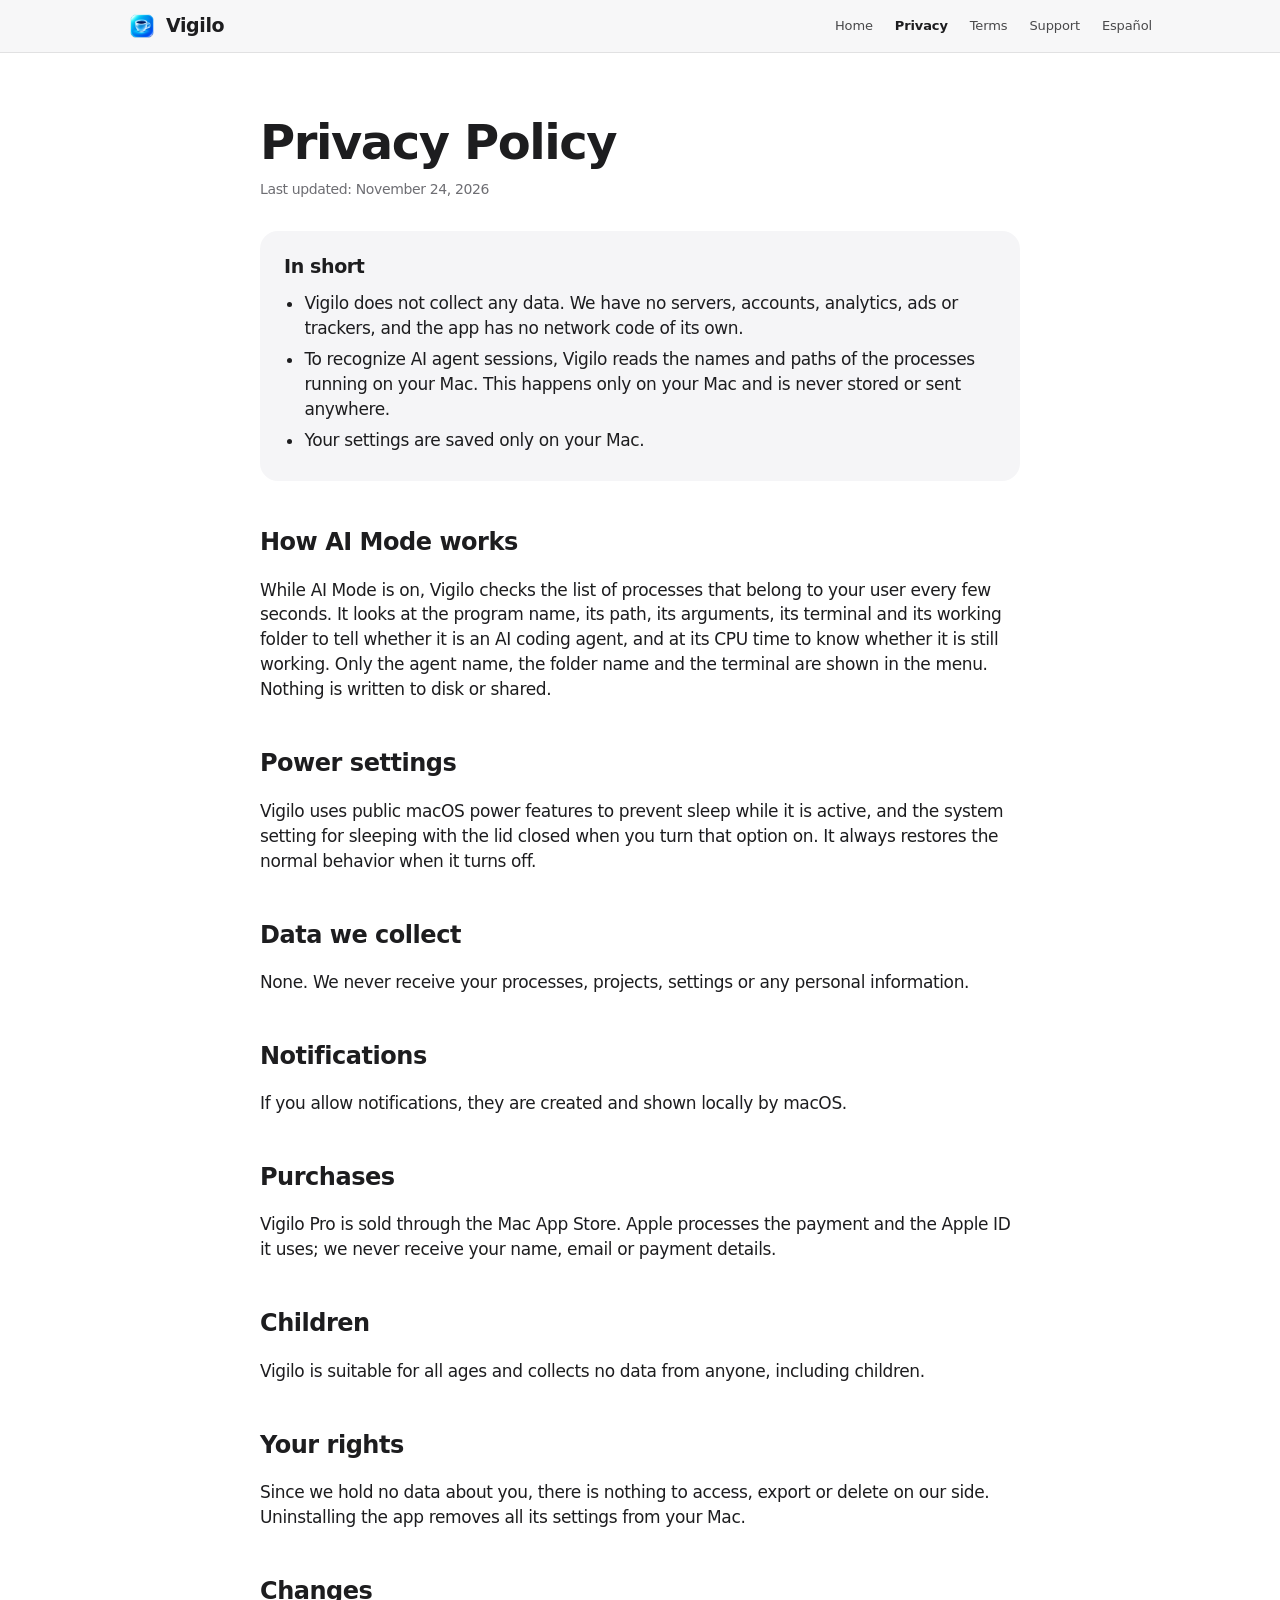
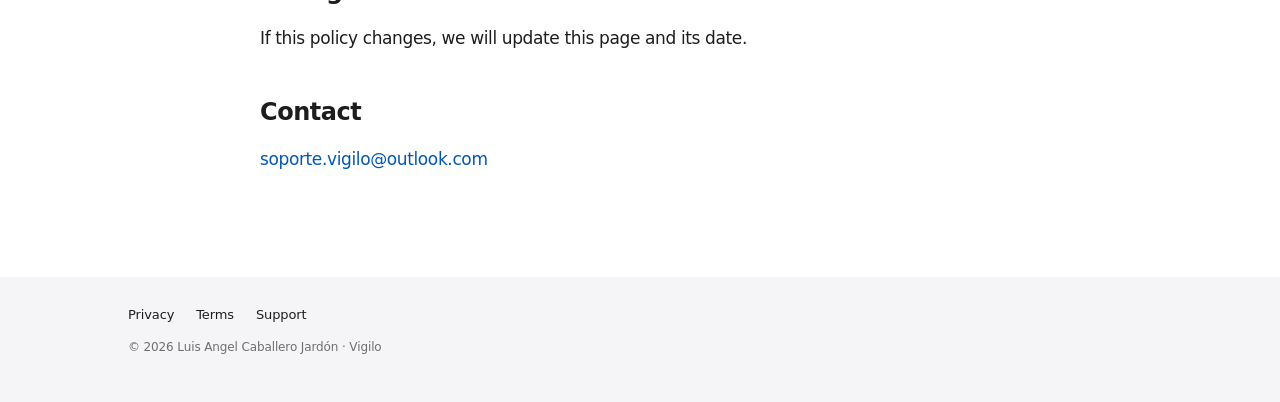
<file: privacy.html>
<!DOCTYPE html>
<html lang="en">
<head>
  <meta charset="utf-8">
  <meta name="viewport" content="width=device-width, initial-scale=1, viewport-fit=cover">
  <meta name="color-scheme" content="light dark">
  <title>Privacy Policy · Vigilo</title>
  <meta name="description" content="You rest. Your agents keep going.">
  <link rel="canonical" href="https://llcaballeroll.github.io/Vigilo_Anti_Sleep_Web/privacy.html">
  <link rel="alternate" hreflang="en" href="https://llcaballeroll.github.io/Vigilo_Anti_Sleep_Web/privacy.html">
  <link rel="alternate" hreflang="es" href="https://llcaballeroll.github.io/Vigilo_Anti_Sleep_Web/es/privacy.html">
  <link rel="icon" type="image/png" sizes="32x32" href="assets/img/icon-32.png">
  <link rel="apple-touch-icon" href="assets/img/icon-180.png">
  <link rel="stylesheet" href="css/styles.css">
</head>
<body>
  <a class="skip-link" href="#main">Skip to content</a>
  <header class="nav"><nav class="wrap nav-inner" aria-label="Main">
    <a class="brand" href="index.html"><img src="assets/img/icon-180.png" alt="" width="28" height="28">Vigilo</a>
    <div class="nav-links"><a href="index.html">Home</a><a href="privacy.html" aria-current="page">Privacy</a><a href="terms.html">Terms</a><a href="support.html">Support</a><a href="es/privacy.html" hreflang="es" lang="es">Español</a></div>
  </nav></header>
  <main id="main" class="doc"><div class="wrap">
<h1>Privacy Policy</h1><p class="updated">Last updated: November 24, 2026</p><section class="summary"><h2>In short</h2><ul>
<li>Vigilo does not collect any data. We have no servers, accounts, analytics, ads or trackers, and the app has no network code of its own.</li>
<li>To recognize AI agent sessions, Vigilo reads the names and paths of the processes running on your Mac. This happens only on your Mac and is never stored or sent anywhere.</li>
<li>Your settings are saved only on your Mac.</li></ul></section>
<h2>How AI Mode works</h2><p>While AI Mode is on, Vigilo checks the list of processes that belong to your user every few seconds. It looks at the program name, its path, its arguments, its terminal and its working folder to tell whether it is an AI coding agent, and at its CPU time to know whether it is still working. Only the agent name, the folder name and the terminal are shown in the menu. Nothing is written to disk or shared.</p>
<h2>Power settings</h2><p>Vigilo uses public macOS power features to prevent sleep while it is active, and the system setting for sleeping with the lid closed when you turn that option on. It always restores the normal behavior when it turns off.</p>
<h2>Data we collect</h2><p>None. We never receive your processes, projects, settings or any personal information.</p>
<h2>Notifications</h2><p>If you allow notifications, they are created and shown locally by macOS.</p>
<h2>Purchases</h2><p>Vigilo Pro is sold through the Mac App Store. Apple processes the payment and the Apple ID it uses; we never receive your name, email or payment details.</p>
<h2>Children</h2><p>Vigilo is suitable for all ages and collects no data from anyone, including children.</p>
<h2>Your rights</h2><p>Since we hold no data about you, there is nothing to access, export or delete on our side. Uninstalling the app removes all its settings from your Mac.</p>
<h2>Changes</h2><p>If this policy changes, we will update this page and its date.</p>
<h2>Contact</h2><p><a href="mailto:soporte.vigilo@outlook.com">soporte.vigilo@outlook.com</a></p>
  </div></main>
  <footer class="footer"><div class="wrap">
    <div class="footer-links"><a href="privacy.html">Privacy</a><a href="terms.html">Terms</a><a href="support.html">Support</a></div>
    <p>© 2026 Luis Angel Caballero Jardón · Vigilo</p>
  </div></footer>
  <script src="js/site.js" defer></script>
</body>
</html>
</file>
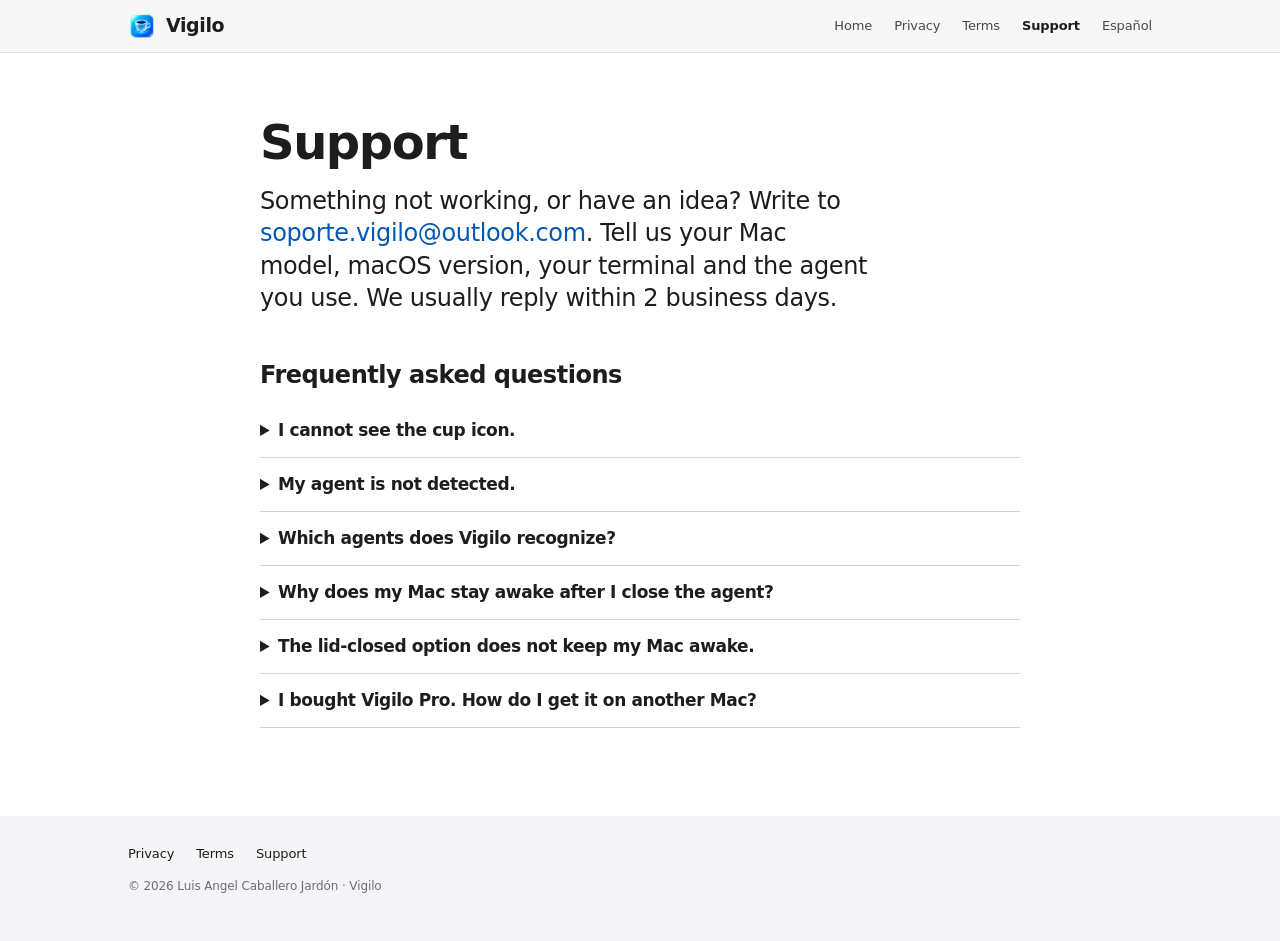
<file: support.html>
<!DOCTYPE html>
<html lang="en">
<head>
  <meta charset="utf-8">
  <meta name="viewport" content="width=device-width, initial-scale=1, viewport-fit=cover">
  <meta name="color-scheme" content="light dark">
  <title>Support · Vigilo</title>
  <meta name="description" content="You rest. Your agents keep going.">
  <link rel="canonical" href="https://llcaballeroll.github.io/Vigilo_Anti_Sleep_Web/support.html">
  <link rel="alternate" hreflang="en" href="https://llcaballeroll.github.io/Vigilo_Anti_Sleep_Web/support.html">
  <link rel="alternate" hreflang="es" href="https://llcaballeroll.github.io/Vigilo_Anti_Sleep_Web/es/support.html">
  <link rel="icon" type="image/png" sizes="32x32" href="assets/img/icon-32.png">
  <link rel="apple-touch-icon" href="assets/img/icon-180.png">
  <link rel="stylesheet" href="css/styles.css">
</head>
<body>
  <a class="skip-link" href="#main">Skip to content</a>
  <header class="nav"><nav class="wrap nav-inner" aria-label="Main">
    <a class="brand" href="index.html"><img src="assets/img/icon-180.png" alt="" width="28" height="28">Vigilo</a>
    <div class="nav-links"><a href="index.html">Home</a><a href="privacy.html">Privacy</a><a href="terms.html">Terms</a><a href="support.html" aria-current="page">Support</a><a href="es/support.html" hreflang="es" lang="es">Español</a></div>
  </nav></header>
  <main id="main" class="doc"><div class="wrap">
<h1>Support</h1><p class="lead" style="margin-left:0">Something not working, or have an idea? Write to <a href="mailto:soporte.vigilo@outlook.com?subject=Vigilo">soporte.vigilo@outlook.com</a>. Tell us your Mac model, macOS version, your terminal and the agent you use. We usually reply within 2 business days.</p><h2>Frequently asked questions</h2><details><summary>I cannot see the cup icon.</summary><p>The menu bar may be full or hidden behind the notch. Hold Command and drag other icons out of the menu bar, or open Vigilo again from Applications to see its settings.</p></details><details><summary>My agent is not detected.</summary><p>Vigilo only counts agents running inside a terminal. Check that AI Mode (the sparkle chip) is on and that the agent is enabled in Settings › AI Agents. With Vigilo Pro you can add your own command names.</p></details><details><summary>Which agents does Vigilo recognize?</summary><p>Claude Code, OpenCode, Codex CLI, Gemini CLI, OpenClaw, GitHub Copilot CLI, Cursor Agent, Aider, Qwen Code, Amp, Goose, Crush, Droid, Kiro, Cline and Kimi, in any terminal: Terminal, iTerm2, Ghostty, Warp, VS Code, Cursor, tmux and more.</p></details><details><summary>Why does my Mac stay awake after I close the agent?</summary><p>By default Vigilo waits 2 minutes after the last session closes, in case you start another one. With Vigilo Pro you can change or remove that wait.</p></details><details><summary>The lid-closed option does not keep my Mac awake.</summary><p>Keep your Mac connected to power if possible, and make sure the option is on in Settings › Power (or, with Pro, in Settings › AI Agents). Some macOS updates reset this setting; Vigilo applies it again every 30 seconds.</p></details><details><summary>I bought Vigilo Pro. How do I get it on another Mac?</summary><p>Open Vigilo Settings › General and click "Restore", signed in with the same Apple ID.</p></details>
  </div></main>
  <footer class="footer"><div class="wrap">
    <div class="footer-links"><a href="privacy.html">Privacy</a><a href="terms.html">Terms</a><a href="support.html">Support</a></div>
    <p>© 2026 Luis Angel Caballero Jardón · Vigilo</p>
  </div></footer>
  <script src="js/site.js" defer></script>
</body>
</html>
</file>
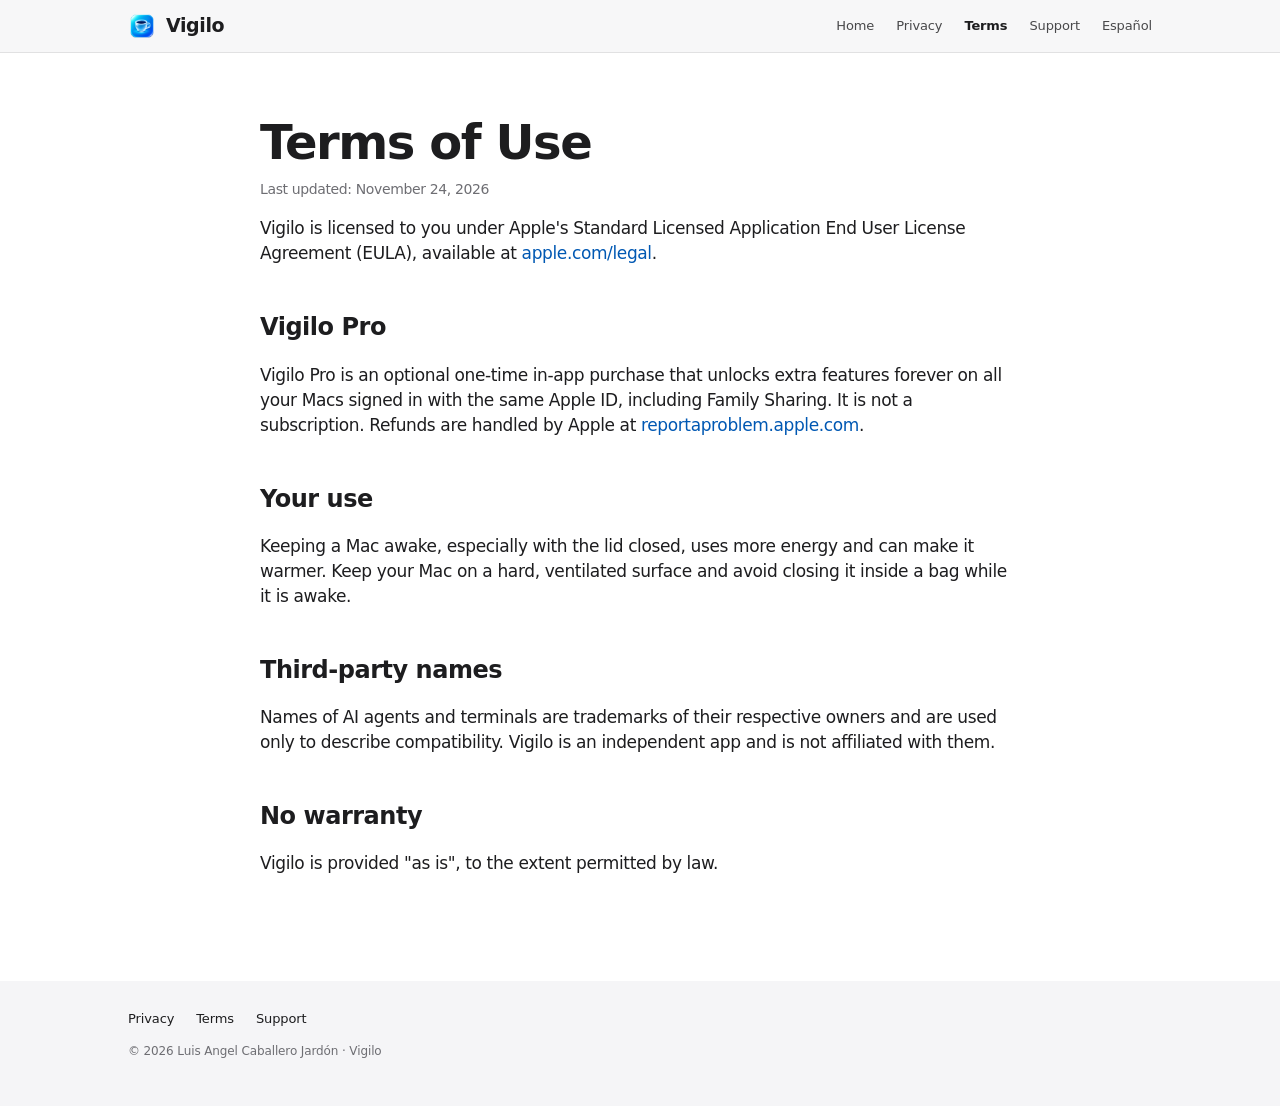
<file: terms.html>
<!DOCTYPE html>
<html lang="en">
<head>
  <meta charset="utf-8">
  <meta name="viewport" content="width=device-width, initial-scale=1, viewport-fit=cover">
  <meta name="color-scheme" content="light dark">
  <title>Terms of Use · Vigilo</title>
  <meta name="description" content="You rest. Your agents keep going.">
  <link rel="canonical" href="https://llcaballeroll.github.io/Vigilo_Anti_Sleep_Web/terms.html">
  <link rel="alternate" hreflang="en" href="https://llcaballeroll.github.io/Vigilo_Anti_Sleep_Web/terms.html">
  <link rel="alternate" hreflang="es" href="https://llcaballeroll.github.io/Vigilo_Anti_Sleep_Web/es/terms.html">
  <link rel="icon" type="image/png" sizes="32x32" href="assets/img/icon-32.png">
  <link rel="apple-touch-icon" href="assets/img/icon-180.png">
  <link rel="stylesheet" href="css/styles.css">
</head>
<body>
  <a class="skip-link" href="#main">Skip to content</a>
  <header class="nav"><nav class="wrap nav-inner" aria-label="Main">
    <a class="brand" href="index.html"><img src="assets/img/icon-180.png" alt="" width="28" height="28">Vigilo</a>
    <div class="nav-links"><a href="index.html">Home</a><a href="privacy.html">Privacy</a><a href="terms.html" aria-current="page">Terms</a><a href="support.html">Support</a><a href="es/terms.html" hreflang="es" lang="es">Español</a></div>
  </nav></header>
  <main id="main" class="doc"><div class="wrap">
<h1>Terms of Use</h1><p class="updated">Last updated: November 24, 2026</p><p>Vigilo is licensed to you under Apple's Standard Licensed Application End User License Agreement (EULA), available at <a href="https://www.apple.com/legal/internet-services/itunes/dev/stdeula/">apple.com/legal</a>.</p>
<h2>Vigilo Pro</h2><p>Vigilo Pro is an optional one-time in-app purchase that unlocks extra features forever on all your Macs signed in with the same Apple ID, including Family Sharing. It is not a subscription. Refunds are handled by Apple at <a href="https://reportaproblem.apple.com">reportaproblem.apple.com</a>.</p>
<h2>Your use</h2><p>Keeping a Mac awake, especially with the lid closed, uses more energy and can make it warmer. Keep your Mac on a hard, ventilated surface and avoid closing it inside a bag while it is awake.</p>
<h2>Third-party names</h2><p>Names of AI agents and terminals are trademarks of their respective owners and are used only to describe compatibility. Vigilo is an independent app and is not affiliated with them.</p>
<h2>No warranty</h2><p>Vigilo is provided "as is", to the extent permitted by law.</p>
  </div></main>
  <footer class="footer"><div class="wrap">
    <div class="footer-links"><a href="privacy.html">Privacy</a><a href="terms.html">Terms</a><a href="support.html">Support</a></div>
    <p>© 2026 Luis Angel Caballero Jardón · Vigilo</p>
  </div></footer>
  <script src="js/site.js" defer></script>
</body>
</html>
</file>
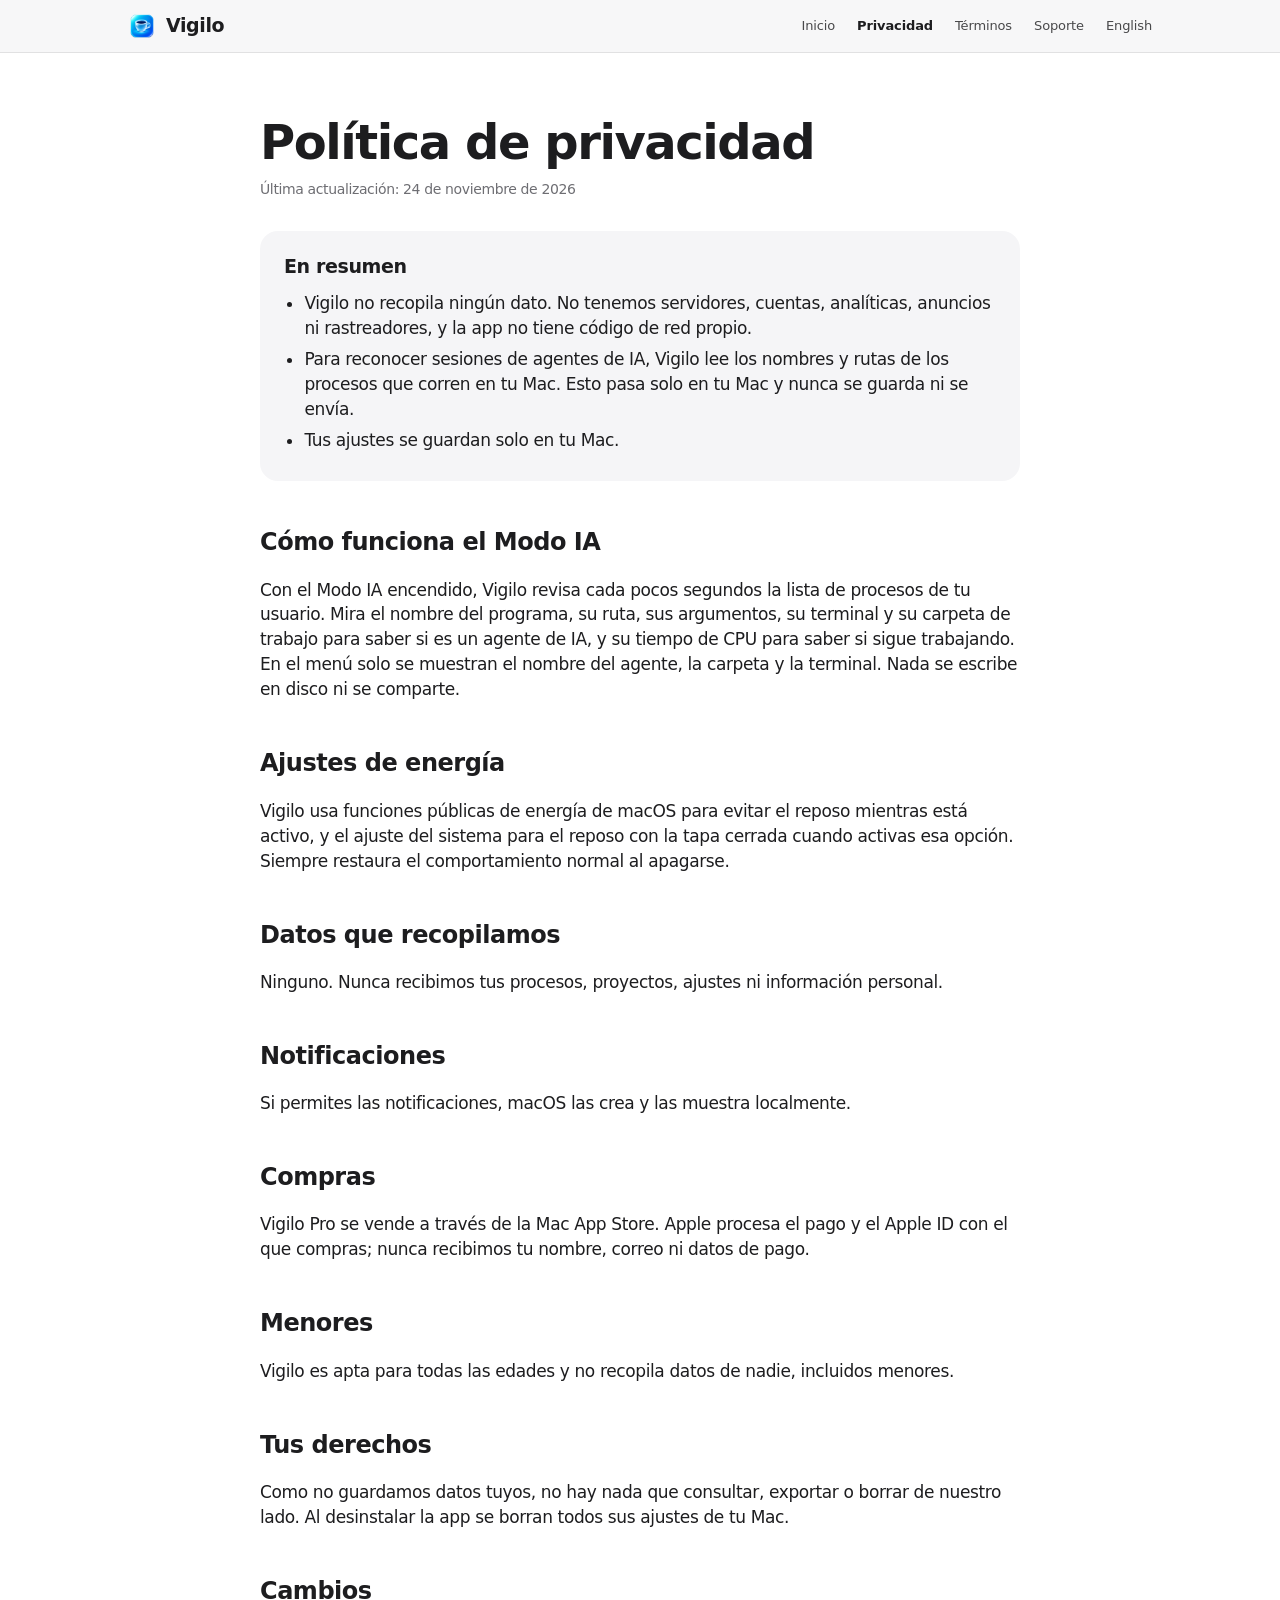
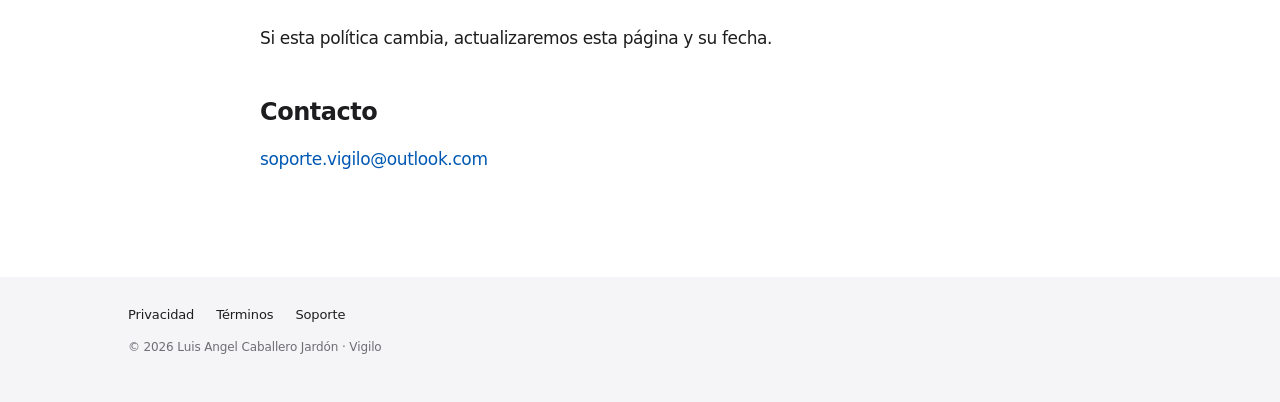
<file: es/privacy.html>
<!DOCTYPE html>
<html lang="es">
<head>
  <meta charset="utf-8">
  <meta name="viewport" content="width=device-width, initial-scale=1, viewport-fit=cover">
  <meta name="color-scheme" content="light dark">
  <title>Política de privacidad · Vigilo</title>
  <meta name="description" content="Tú descansa. Tus agentes siguen.">
  <link rel="canonical" href="https://llcaballeroll.github.io/Vigilo_Anti_Sleep_Web/es/privacy.html">
  <link rel="alternate" hreflang="en" href="https://llcaballeroll.github.io/Vigilo_Anti_Sleep_Web/privacy.html">
  <link rel="alternate" hreflang="es" href="https://llcaballeroll.github.io/Vigilo_Anti_Sleep_Web/es/privacy.html">
  <link rel="icon" type="image/png" sizes="32x32" href="../assets/img/icon-32.png">
  <link rel="apple-touch-icon" href="../assets/img/icon-180.png">
  <link rel="stylesheet" href="../css/styles.css">
</head>
<body>
  <a class="skip-link" href="#main">Ir al contenido</a>
  <header class="nav"><nav class="wrap nav-inner" aria-label="Main">
    <a class="brand" href="index.html"><img src="../assets/img/icon-180.png" alt="" width="28" height="28">Vigilo</a>
    <div class="nav-links"><a href="index.html">Inicio</a><a href="privacy.html" aria-current="page">Privacidad</a><a href="terms.html">Términos</a><a href="support.html">Soporte</a><a href="../privacy.html" hreflang="en" lang="en">English</a></div>
  </nav></header>
  <main id="main" class="doc"><div class="wrap">
<h1>Política de privacidad</h1><p class="updated">Última actualización: 24 de noviembre de 2026</p><section class="summary"><h2>En resumen</h2><ul>
<li>Vigilo no recopila ningún dato. No tenemos servidores, cuentas, analíticas, anuncios ni rastreadores, y la app no tiene código de red propio.</li>
<li>Para reconocer sesiones de agentes de IA, Vigilo lee los nombres y rutas de los procesos que corren en tu Mac. Esto pasa solo en tu Mac y nunca se guarda ni se envía.</li>
<li>Tus ajustes se guardan solo en tu Mac.</li></ul></section>
<h2>Cómo funciona el Modo IA</h2><p>Con el Modo IA encendido, Vigilo revisa cada pocos segundos la lista de procesos de tu usuario. Mira el nombre del programa, su ruta, sus argumentos, su terminal y su carpeta de trabajo para saber si es un agente de IA, y su tiempo de CPU para saber si sigue trabajando. En el menú solo se muestran el nombre del agente, la carpeta y la terminal. Nada se escribe en disco ni se comparte.</p>
<h2>Ajustes de energía</h2><p>Vigilo usa funciones públicas de energía de macOS para evitar el reposo mientras está activo, y el ajuste del sistema para el reposo con la tapa cerrada cuando activas esa opción. Siempre restaura el comportamiento normal al apagarse.</p>
<h2>Datos que recopilamos</h2><p>Ninguno. Nunca recibimos tus procesos, proyectos, ajustes ni información personal.</p>
<h2>Notificaciones</h2><p>Si permites las notificaciones, macOS las crea y las muestra localmente.</p>
<h2>Compras</h2><p>Vigilo Pro se vende a través de la Mac App Store. Apple procesa el pago y el Apple ID con el que compras; nunca recibimos tu nombre, correo ni datos de pago.</p>
<h2>Menores</h2><p>Vigilo es apta para todas las edades y no recopila datos de nadie, incluidos menores.</p>
<h2>Tus derechos</h2><p>Como no guardamos datos tuyos, no hay nada que consultar, exportar o borrar de nuestro lado. Al desinstalar la app se borran todos sus ajustes de tu Mac.</p>
<h2>Cambios</h2><p>Si esta política cambia, actualizaremos esta página y su fecha.</p>
<h2>Contacto</h2><p><a href="mailto:soporte.vigilo@outlook.com">soporte.vigilo@outlook.com</a></p>
  </div></main>
  <footer class="footer"><div class="wrap">
    <div class="footer-links"><a href="privacy.html">Privacidad</a><a href="terms.html">Términos</a><a href="support.html">Soporte</a></div>
    <p>© 2026 Luis Angel Caballero Jardón · Vigilo</p>
  </div></footer>
  <script src="../js/site.js" defer></script>
</body>
</html>
</file>
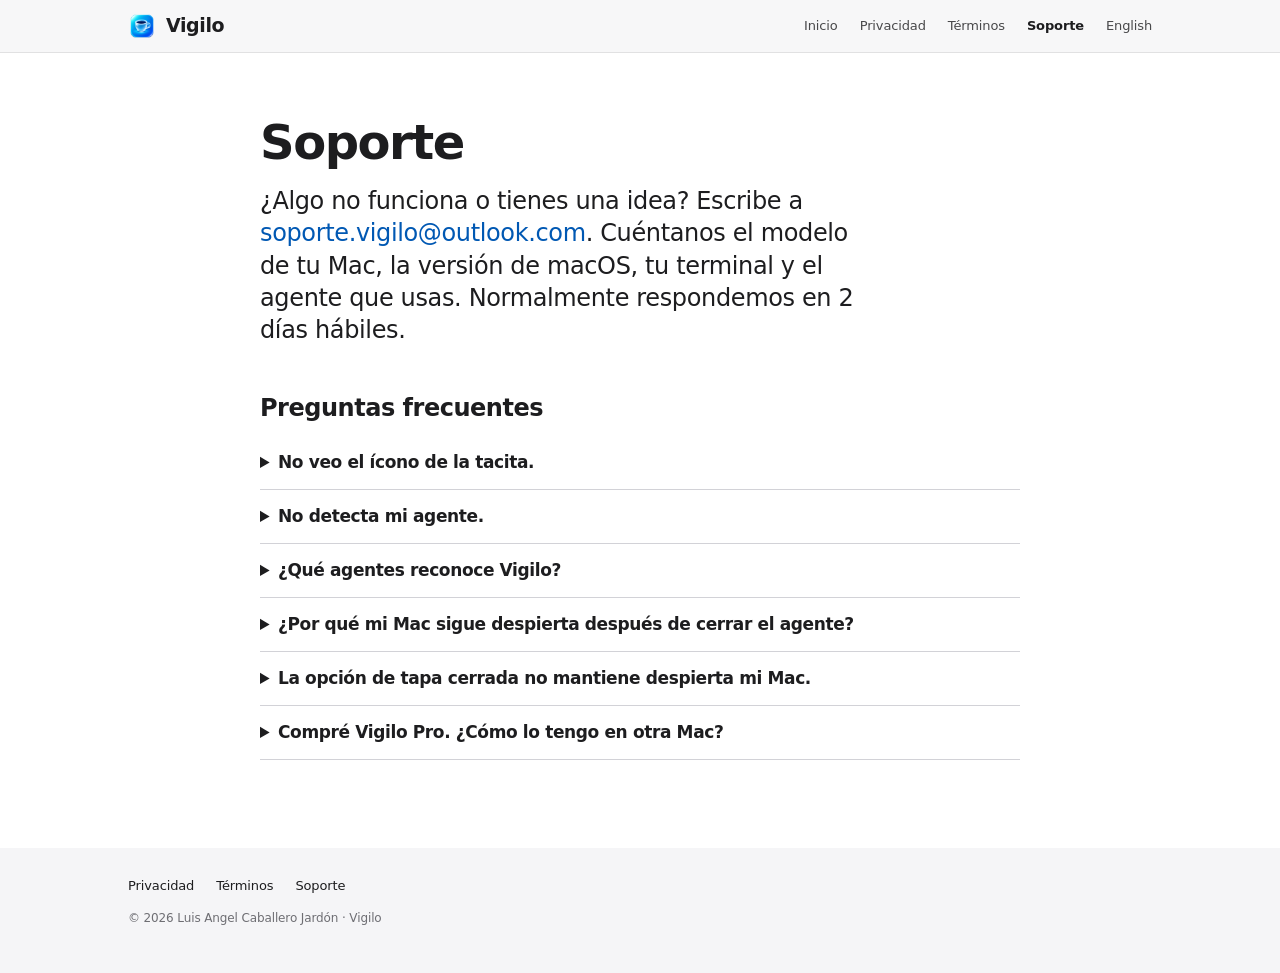
<file: es/support.html>
<!DOCTYPE html>
<html lang="es">
<head>
  <meta charset="utf-8">
  <meta name="viewport" content="width=device-width, initial-scale=1, viewport-fit=cover">
  <meta name="color-scheme" content="light dark">
  <title>Soporte · Vigilo</title>
  <meta name="description" content="Tú descansa. Tus agentes siguen.">
  <link rel="canonical" href="https://llcaballeroll.github.io/Vigilo_Anti_Sleep_Web/es/support.html">
  <link rel="alternate" hreflang="en" href="https://llcaballeroll.github.io/Vigilo_Anti_Sleep_Web/support.html">
  <link rel="alternate" hreflang="es" href="https://llcaballeroll.github.io/Vigilo_Anti_Sleep_Web/es/support.html">
  <link rel="icon" type="image/png" sizes="32x32" href="../assets/img/icon-32.png">
  <link rel="apple-touch-icon" href="../assets/img/icon-180.png">
  <link rel="stylesheet" href="../css/styles.css">
</head>
<body>
  <a class="skip-link" href="#main">Ir al contenido</a>
  <header class="nav"><nav class="wrap nav-inner" aria-label="Main">
    <a class="brand" href="index.html"><img src="../assets/img/icon-180.png" alt="" width="28" height="28">Vigilo</a>
    <div class="nav-links"><a href="index.html">Inicio</a><a href="privacy.html">Privacidad</a><a href="terms.html">Términos</a><a href="support.html" aria-current="page">Soporte</a><a href="../support.html" hreflang="en" lang="en">English</a></div>
  </nav></header>
  <main id="main" class="doc"><div class="wrap">
<h1>Soporte</h1><p class="lead" style="margin-left:0">¿Algo no funciona o tienes una idea? Escribe a <a href="mailto:soporte.vigilo@outlook.com?subject=Vigilo">soporte.vigilo@outlook.com</a>. Cuéntanos el modelo de tu Mac, la versión de macOS, tu terminal y el agente que usas. Normalmente respondemos en 2 días hábiles.</p><h2>Preguntas frecuentes</h2><details><summary>No veo el ícono de la tacita.</summary><p>La barra de menús puede estar llena u oculta por el notch. Mantén Comando y arrastra otros íconos fuera de la barra, o abre Vigilo otra vez desde Aplicaciones para ver sus ajustes.</p></details><details><summary>No detecta mi agente.</summary><p>Vigilo solo cuenta agentes que corren dentro de una terminal. Revisa que el Modo IA (la ficha con destello) esté encendido y que el agente esté activado en Ajustes › Agentes IA. Con Vigilo Pro puedes añadir tus propios comandos.</p></details><details><summary>¿Qué agentes reconoce Vigilo?</summary><p>Claude Code, OpenCode, Codex CLI, Gemini CLI, OpenClaw, GitHub Copilot CLI, Cursor Agent, Aider, Qwen Code, Amp, Goose, Crush, Droid, Kiro, Cline y Kimi, en cualquier terminal: Terminal, iTerm2, Ghostty, Warp, VS Code, Cursor, tmux y más.</p></details><details><summary>¿Por qué mi Mac sigue despierta después de cerrar el agente?</summary><p>Por defecto Vigilo espera 2 minutos después de cerrar la última sesión, por si abres otra. Con Vigilo Pro puedes cambiar o quitar esa espera.</p></details><details><summary>La opción de tapa cerrada no mantiene despierta mi Mac.</summary><p>De preferencia deja tu Mac conectada a la corriente y revisa que la opción esté activada en Ajustes › Energía (o, con Pro, en Ajustes › Agentes IA). Algunas actualizaciones de macOS restablecen este ajuste; Vigilo lo vuelve a aplicar cada 30 segundos.</p></details><details><summary>Compré Vigilo Pro. ¿Cómo lo tengo en otra Mac?</summary><p>Abre Ajustes de Vigilo › General y haz clic en "Restaurar", con el mismo Apple ID.</p></details>
  </div></main>
  <footer class="footer"><div class="wrap">
    <div class="footer-links"><a href="privacy.html">Privacidad</a><a href="terms.html">Términos</a><a href="support.html">Soporte</a></div>
    <p>© 2026 Luis Angel Caballero Jardón · Vigilo</p>
  </div></footer>
  <script src="../js/site.js" defer></script>
</body>
</html>
</file>
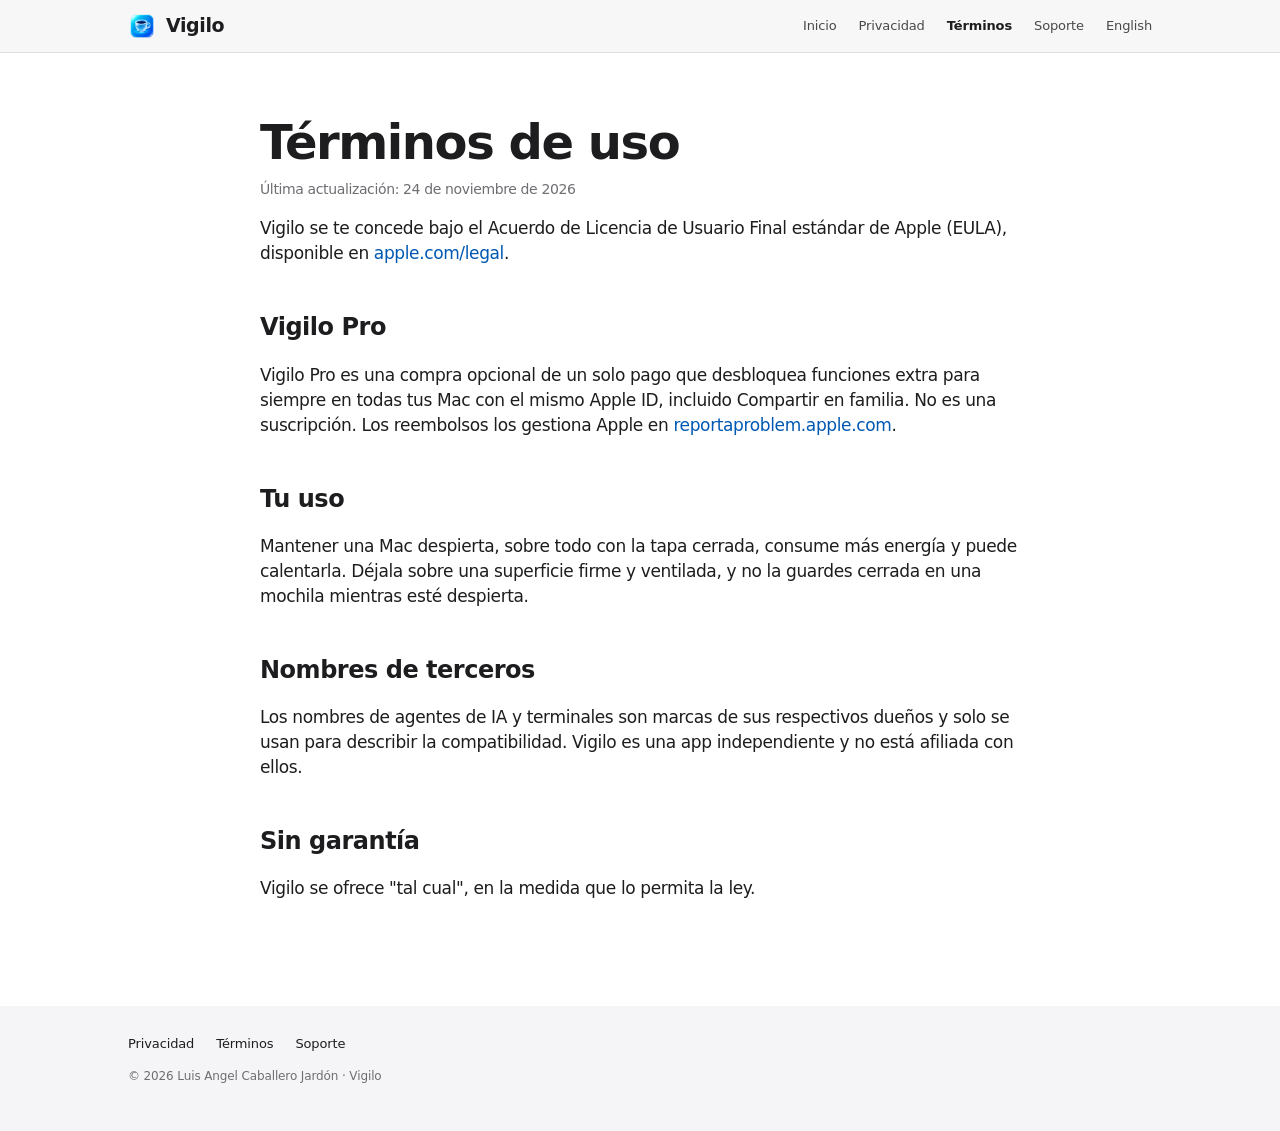
<file: es/terms.html>
<!DOCTYPE html>
<html lang="es">
<head>
  <meta charset="utf-8">
  <meta name="viewport" content="width=device-width, initial-scale=1, viewport-fit=cover">
  <meta name="color-scheme" content="light dark">
  <title>Términos de uso · Vigilo</title>
  <meta name="description" content="Tú descansa. Tus agentes siguen.">
  <link rel="canonical" href="https://llcaballeroll.github.io/Vigilo_Anti_Sleep_Web/es/terms.html">
  <link rel="alternate" hreflang="en" href="https://llcaballeroll.github.io/Vigilo_Anti_Sleep_Web/terms.html">
  <link rel="alternate" hreflang="es" href="https://llcaballeroll.github.io/Vigilo_Anti_Sleep_Web/es/terms.html">
  <link rel="icon" type="image/png" sizes="32x32" href="../assets/img/icon-32.png">
  <link rel="apple-touch-icon" href="../assets/img/icon-180.png">
  <link rel="stylesheet" href="../css/styles.css">
</head>
<body>
  <a class="skip-link" href="#main">Ir al contenido</a>
  <header class="nav"><nav class="wrap nav-inner" aria-label="Main">
    <a class="brand" href="index.html"><img src="../assets/img/icon-180.png" alt="" width="28" height="28">Vigilo</a>
    <div class="nav-links"><a href="index.html">Inicio</a><a href="privacy.html">Privacidad</a><a href="terms.html" aria-current="page">Términos</a><a href="support.html">Soporte</a><a href="../terms.html" hreflang="en" lang="en">English</a></div>
  </nav></header>
  <main id="main" class="doc"><div class="wrap">
<h1>Términos de uso</h1><p class="updated">Última actualización: 24 de noviembre de 2026</p><p>Vigilo se te concede bajo el Acuerdo de Licencia de Usuario Final estándar de Apple (EULA), disponible en <a href="https://www.apple.com/legal/internet-services/itunes/dev/stdeula/">apple.com/legal</a>.</p>
<h2>Vigilo Pro</h2><p>Vigilo Pro es una compra opcional de un solo pago que desbloquea funciones extra para siempre en todas tus Mac con el mismo Apple ID, incluido Compartir en familia. No es una suscripción. Los reembolsos los gestiona Apple en <a href="https://reportaproblem.apple.com">reportaproblem.apple.com</a>.</p>
<h2>Tu uso</h2><p>Mantener una Mac despierta, sobre todo con la tapa cerrada, consume más energía y puede calentarla. Déjala sobre una superficie firme y ventilada, y no la guardes cerrada en una mochila mientras esté despierta.</p>
<h2>Nombres de terceros</h2><p>Los nombres de agentes de IA y terminales son marcas de sus respectivos dueños y solo se usan para describir la compatibilidad. Vigilo es una app independiente y no está afiliada con ellos.</p>
<h2>Sin garantía</h2><p>Vigilo se ofrece "tal cual", en la medida que lo permita la ley.</p>
  </div></main>
  <footer class="footer"><div class="wrap">
    <div class="footer-links"><a href="privacy.html">Privacidad</a><a href="terms.html">Términos</a><a href="support.html">Soporte</a></div>
    <p>© 2026 Luis Angel Caballero Jardón · Vigilo</p>
  </div></footer>
  <script src="../js/site.js" defer></script>
</body>
</html>
</file>
<file: css/styles.css>
/* Speed Test — Versa · sitio web
   Chasis inspirado en apple.com: mosaicos a todo lo ancho que alternan claro y oscuro,
   tipografía del sistema (SF Pro en Apple) con tracking negativo en titulares,
   un solo color de acción (el turquesa de la app) y la app como "producto". */

:root {
  color-scheme: light dark;

  /* Tonos crudos */
  --white: #ffffff;
  --parchment: #f5f5f7;
  --ink: #1d1d1f;
  --ink-muted: #6e6e73;      /* 4.9:1 sobre blanco */
  --hairline: #d2d2d7;
  --black: #000000;
  --tile: #161617;
  --tile-2: #1d1d1f;
  --on-dark: #f5f5f7;
  --on-dark-muted: #a1a1a6;  /* 7.6:1 sobre negro */
  --teal-light: #0a62c4;     /* 6.0:1 sobre blanco, 5.5:1 sobre parchment */
  --teal-dark: #5aaaff; --teal-old: #34e0c8;      /* 12:1 sobre negro */

  /* Superficies de la página (cambian con el tema del sistema) */
  --bg: var(--white);
  --bg-alt: var(--parchment);
  --text: var(--ink);
  --text-muted: var(--ink-muted);
  --accent: var(--teal-light);
  --line: var(--hairline);
  --nav-bg: rgb(245 245 247 / 0.8);

  @media (prefers-color-scheme: dark) {
    --bg: var(--black);
    --bg-alt: var(--tile);
    --text: var(--on-dark);
    --text-muted: var(--on-dark-muted);
    --accent: var(--teal-dark);
    --line: #424245;
    --nav-bg: rgb(22 22 23 / 0.8);
  }

  --font: system-ui, -apple-system, BlinkMacSystemFont, "SF Pro Text", "Segoe UI", Inter, Roboto, sans-serif;
  --radius-card: 18px;
  --wrap: 1024px;

  accent-color: var(--accent);
  scrollbar-color: color-mix(in srgb, var(--text) 40%, transparent) transparent;
}

*, *::before, *::after { box-sizing: border-box; }

html {
  -webkit-text-size-adjust: 100%;
  text-size-adjust: 100%;
}

body {
  margin: 0;
  font-family: var(--font);
  font-size: 17px;
  line-height: 1.47;
  letter-spacing: -0.022em;
  background: var(--bg);
  color: var(--text);
  -webkit-font-smoothing: antialiased;
}

img { max-width: 100%; height: auto; display: block; }
a { color: var(--accent); text-decoration: none; }
a:hover { text-decoration: underline; }
:focus-visible { outline: 2px solid var(--accent); outline-offset: 3px; border-radius: 6px; }

.skip-link {
  position: absolute; left: 12px; top: -60px; z-index: 100;
  background: var(--text); color: var(--bg); padding: 10px 16px; border-radius: 8px;
}
.skip-link:focus { top: 12px; }

.visually-hidden {
  position: absolute !important; width: 1px; height: 1px; overflow: hidden;
  clip-path: inset(50%); white-space: nowrap;
}

.wrap { width: min(100% - 32px, var(--wrap)); margin-inline: auto; }

/* ---------- Navegación: barra delgada con vidrio ---------- */
.nav {
  position: sticky; top: 0; z-index: 50;
  background: var(--nav-bg);
  backdrop-filter: saturate(180%) blur(20px);
  -webkit-backdrop-filter: saturate(180%) blur(20px);
  border-bottom: 1px solid color-mix(in srgb, var(--text) 10%, transparent);
}
.nav-inner { display: flex; align-items: center; gap: 20px; height: 52px; }
.brand { display: flex; align-items: center; gap: 10px; color: var(--text); font-weight: 600; font-size: 19px; letter-spacing: -0.02em; }
.brand:hover { text-decoration: none; }
.brand img { width: 28px; height: 28px; border-radius: 7px; }
.nav-links { display: flex; gap: 22px; margin-left: auto; font-size: 13px; letter-spacing: -0.01em; }
.nav-links a { color: var(--text); opacity: 0.8; }
.nav-links a:hover { opacity: 1; text-decoration: none; }
.nav-links a[aria-current="page"] { opacity: 1; font-weight: 600; }
.nav .btn { padding: 5px 14px; font-size: 13px; }
@media (max-width: 700px) {
  .nav-links { display: none; }
  .nav .btn { margin-left: auto; }
}

/* ---------- Botones: píldora de acción ---------- */
.btn {
  display: inline-flex; align-items: center; justify-content: center; gap: 8px;
  min-height: 44px; padding: 11px 22px; border-radius: 980px;
  background: var(--accent); color: var(--bg);
  font-size: 17px; font-weight: 400; letter-spacing: -0.01em;
  border: 1px solid var(--accent);
  transition: transform 0.15s ease, background-color 0.2s ease, color 0.2s ease;
  touch-action: manipulation;
}
.btn:hover { text-decoration: none; }
.btn:active { transform: scale(0.97); }
.btn.ghost { background: transparent; color: var(--accent); }
.btn.ghost:hover { background: var(--accent); color: var(--bg); }
.btn svg { width: 18px; height: 18px; flex: none; fill: currentColor; }
.btn[aria-disabled="true"] { opacity: 0.55; pointer-events: none; }
.nav .btn { min-height: 28px; }

.btn-row { display: flex; flex-wrap: wrap; gap: 12px; justify-content: center; margin-top: 28px; }
.soon { margin-top: 14px; font-size: 14px; color: var(--text-muted); }

/* ---------- Mosaicos ---------- */
.tile { padding: 88px 0 0; overflow: hidden; text-align: center; }
.tile.alt { background: var(--bg-alt); }
.tile.dark { background: var(--black); color: var(--on-dark); --text-muted: var(--on-dark-muted); --accent: var(--teal-dark); --bg: var(--black); color-scheme: dark; }
.tile.dark.tile-2 { background: var(--tile); --bg: var(--tile); }

.eyebrow { font-size: 17px; font-weight: 600; color: var(--accent); margin: 0 0 8px; letter-spacing: -0.01em; }
h1, h2, h3 { margin: 0; font-weight: 600; text-wrap: balance; }
.display { font-size: clamp(40px, 7vw, 80px); line-height: 1.05; letter-spacing: -0.035em; }
.headline { font-size: clamp(32px, 5vw, 56px); line-height: 1.07; letter-spacing: -0.03em; }
.lead { font-size: clamp(19px, 2.4vw, 24px); line-height: 1.35; color: var(--text-muted); margin: 16px auto 0; max-width: 40ch; text-wrap: pretty; letter-spacing: -0.015em; }

/* La app es el "producto": captura con esquinas de pantalla y la única sombra del sistema */
.screen {
  border-radius: clamp(22px, 4.2vw, 46px);
  box-shadow: rgb(0 0 0 / 0.22) 3px 5px 30px 0;
  border: 1px solid color-mix(in srgb, var(--text) 12%, transparent);
}
.tile.dark .screen { box-shadow: 0 0 0 1px rgb(255 255 255 / 0.08), 0 30px 80px rgb(52 224 200 / 0.12); }

.stage { margin: 56px auto 0; display: flex; justify-content: center; align-items: flex-end; gap: clamp(12px, 3vw, 36px); }
.stage .screen { width: min(36vw, 330px); }
.stage .screen.side { width: min(28vw, 270px); margin-bottom: 40px; }
.stage.crop { max-height: 620px; overflow: hidden; align-items: flex-start; mask-image: linear-gradient(#000 82%, transparent); -webkit-mask-image: linear-gradient(#000 82%, transparent); }
@media (max-width: 640px) {
  .stage .screen.side { display: none; }
  .stage .screen { width: min(78vw, 330px); }
}

/* Lista de usos con íconos */
.uses { list-style: none; padding: 0; margin: 40px auto 0; display: grid; grid-template-columns: repeat(auto-fit, minmax(150px, 1fr)); gap: 12px; max-width: 900px; }
.uses li { background: var(--bg); border-radius: var(--radius-card); padding: 20px 16px; text-align: left; }
.tile:not(.alt) .uses li { background: var(--bg-alt); }
.uses strong { display: block; font-size: 17px; }
.uses span { font-size: 14px; color: var(--text-muted); line-height: 1.4; display: block; margin-top: 4px; }
.uses .ico { font-size: 0; width: 28px; height: 28px; margin-bottom: 10px; color: var(--accent); }
.uses .ico svg { width: 28px; height: 28px; fill: none; stroke: currentColor; stroke-width: 1.8; stroke-linecap: round; stroke-linejoin: round; }

/* Pasos de comparar */
.steps { counter-reset: s; list-style: none; padding: 0; margin: 36px auto 0; display: grid; grid-template-columns: repeat(auto-fit, minmax(220px, 1fr)); gap: 24px; max-width: 900px; text-align: left; }
.steps li { counter-increment: s; }
.steps li::before { content: counter(s); display: grid; place-items: center; width: 32px; height: 32px; border-radius: 50%; background: var(--accent); color: var(--bg); font-weight: 600; font-size: 15px; margin-bottom: 10px; }
.steps strong { display: block; }
.steps span { color: var(--text-muted); font-size: 15px; }

/* Cifras */
.facts { display: grid; grid-template-columns: repeat(auto-fit, minmax(160px, 1fr)); gap: 28px; max-width: 900px; margin: 44px auto 0; }
.facts b { display: block; font-size: clamp(36px, 5vw, 52px); font-weight: 600; letter-spacing: -0.03em; line-height: 1.1; color: var(--accent); }
.facts span { color: var(--text-muted); font-size: 15px; }

/* Galería deslizable (scroll nativo con imán) */
.gallery { margin-top: 48px; padding-bottom: 88px; }
.gallery-track {
  display: flex; gap: 20px; overflow-x: auto; padding: 8px max(16px, (100vw - var(--wrap)) / 2) 24px;
  scroll-snap-type: x mandatory; scroll-padding-inline: max(16px, (100vw - var(--wrap)) / 2);
  overscroll-behavior-x: contain; scrollbar-width: thin;
}
.gallery-track:focus-visible { outline-offset: -4px; }
.gallery-track figure { margin: 0; flex: 0 0 auto; width: min(62vw, 260px); scroll-snap-align: start; }
.gallery-track figcaption { font-size: 14px; color: var(--text-muted); margin-top: 12px; text-align: left; }
@media (prefers-reduced-motion: no-preference) { .gallery-track { scroll-behavior: smooth; } }

/* Plataformas */
.devices { display: grid; grid-template-columns: repeat(auto-fit, minmax(240px, 1fr)); gap: 20px; max-width: 980px; margin: 44px auto 0; padding-bottom: 88px; }
.device { background: var(--bg); border-radius: var(--radius-card); padding: 28px 24px 0; overflow: hidden; display: flex; flex-direction: column; text-align: left; }
.tile:not(.alt) .device { background: var(--bg-alt); }
.device h3 { font-size: 24px; letter-spacing: -0.02em; }
.device p { margin: 6px 0 20px; color: var(--text-muted); font-size: 15px; }
.device img { margin-top: auto; border-radius: 14px 14px 0 0; box-shadow: rgb(0 0 0 / 0.16) 0 4px 24px; }

.tile > .wrap > .pad-b { padding-bottom: 88px; }
.privacy-points { list-style: none; padding: 0; margin: 36px auto 0; max-width: 760px; display: grid; gap: 14px; text-align: left; }
.privacy-points li { padding: 18px 20px; border-radius: var(--radius-card); background: var(--bg-alt); }
.tile.alt .privacy-points li { background: var(--bg); }

/* Aparición suave: el estado final es el visible; solo se anima si el usuario lo permite */
@media (prefers-reduced-motion: no-preference) {
  .js .reveal { opacity: 0; translate: 0 24px; transition: opacity 0.7s ease, translate 0.7s cubic-bezier(.2,.7,.2,1); }
  .js .reveal.visible { opacity: 1; translate: 0 0; }
}

/* ---------- Páginas de texto (legal / soporte) ---------- */
.doc { padding: 64px 0 88px; }
.doc .wrap { max-width: 760px; }
.doc h1 { font-size: clamp(36px, 5vw, 48px); letter-spacing: -0.03em; line-height: 1.08; }
.doc .updated { color: var(--text-muted); font-size: 14px; margin-top: 10px; }
.doc h2 { font-size: 24px; letter-spacing: -0.02em; margin: 44px 0 10px; scroll-margin-top: 72px; }
.doc h3 { font-size: 19px; margin: 24px 0 6px; }
.doc p, .doc li { color: var(--text); }
.doc ul { padding-left: 1.2em; }
.doc li { margin: 6px 0; }
.summary { background: var(--bg-alt); border-radius: var(--radius-card); padding: 22px 24px; margin-top: 32px; }
.summary h2 { margin-top: 0; font-size: 19px; }
.summary ul { margin: 0; }
.toc { margin-top: 24px; font-size: 15px; columns: 2 220px; }
.toc ol { margin: 0; padding-left: 1.2em; }
.table-scroll { overflow-x: auto; margin: 16px 0; }
table { border-collapse: collapse; width: 100%; font-size: 15px; min-width: 560px; }
th, td { text-align: left; vertical-align: top; padding: 10px 12px; border-bottom: 1px solid var(--line); }
th { font-weight: 600; }
details { border-bottom: 1px solid var(--line); padding: 14px 0; }
summary { cursor: pointer; font-weight: 600; font-size: 17px; }
details p { margin: 10px 0 0; color: var(--text-muted); }

/* ---------- Pie ---------- */
.footer { background: var(--bg-alt); color: var(--text-muted); font-size: 12px; padding: 28px 0 40px; letter-spacing: -0.01em; }
.tile.alt + .footer { border-top: 1px solid var(--line); }
.footer-links { display: flex; flex-wrap: wrap; gap: 8px 22px; margin-bottom: 14px; }
.footer-links a { color: var(--text); font-size: 13px; }
.footer p { margin: 6px 0; line-height: 1.5; }

/* ===== Flote: acento amarillo del ícono (contraste AA) y capturas horizontales de Mac ===== */
:root { --teal-light: #0058b3; --teal-dark: #5aaaff; --teal-old: #8cc8ff; }
.tile.dark .screen, .tile.dark .shot { box-shadow: 0 0 0 1px rgb(255 255 255 / 0.08), 0 30px 90px rgb(140 200 255 / 0.18); }
.shot { display: block; width: min(100%, 1000px); height: auto; margin: 0 auto; border-radius: 18px;
  box-shadow: 0 0 0 1px rgb(0 0 0 / 0.06), 0 24px 70px rgb(0 0 0 / 0.18); }
.stage.mac { display: block; padding: 0 16px 88px; margin-top: 52px; }
.stage.mac .shot { max-width: 1000px; }
.tile.hero { background: radial-gradient(120% 80% at 15% 0%, rgb(120 190 255 / 0.22), transparent 60%),
  radial-gradient(90% 70% at 90% 10%, rgb(90 120 255 / 0.18), transparent 60%), var(--black); }
.hero-icon { width: 96px; height: 96px; margin: 0 auto 18px; display: block; filter: drop-shadow(0 14px 30px rgb(0 0 0 / 0.5)); }
.split { display: grid; grid-template-columns: 1fr 1.25fr; gap: 48px; align-items: center; text-align: left; padding-bottom: 88px; }
.split.flip { grid-template-columns: 1.25fr 1fr; }
.split.flip .copy { order: 2; }
.split .lead { margin-left: 0; }
.split .shot { width: 100%; }
@media (max-width: 820px) { .split, .split.flip { grid-template-columns: 1fr; text-align: center; } .split.flip .copy { order: 0; } .split .lead { margin-inline: auto; } }
.checks { list-style: none; padding: 0; margin: 22px 0 0; display: grid; gap: 10px; }
.checks li { padding-left: 28px; position: relative; color: var(--text-muted); font-size: 16px; }
.checks li::before { content: ""; position: absolute; left: 0; top: 4px; width: 16px; height: 16px; border-radius: 50%;
  background: var(--accent) url("data:image/svg+xml,%3Csvg xmlns='http://www.w3.org/2000/svg' viewBox='0 0 16 16'%3E%3Cpath d='M4 8.5l2.5 2.5L12 5.5' fill='none' stroke='white' stroke-width='2' stroke-linecap='round' stroke-linejoin='round'/%3E%3C/svg%3E") center/12px no-repeat; }
.tile.dark .checks li::before { background-color: var(--accent); filter: none; }
@media (max-width: 820px) { .checks { text-align: left; max-width: 420px; margin-inline: auto; } }
.gallery-track figure.wide { width: min(84vw, 560px); }
.gallery-track figure.wide img { width: 100%; height: auto; border-radius: 14px; box-shadow: 0 10px 30px rgb(0 0 0 / 0.14); }
.plans { display: grid; grid-template-columns: repeat(auto-fit, minmax(260px, 1fr)); gap: 20px; max-width: 860px; margin: 44px auto 0; padding-bottom: 88px; text-align: left; }
.plan { background: var(--bg-alt); border-radius: var(--radius-card); padding: 28px 26px; }
.tile.alt .plan { background: var(--bg); }
.plan.pro { outline: 2px solid var(--accent); }
.plan h3 { font-size: 24px; letter-spacing: -0.02em; margin: 0; }
.plan .price { font-size: 40px; font-weight: 600; letter-spacing: -0.03em; margin: 8px 0 2px; }
.plan .note { color: var(--text-muted); font-size: 14px; margin: 0 0 14px; }
.plan .checks li { font-size: 15px; }
.kbd { display: inline-block; font: 600 0.9em var(--font); padding: 1px 7px; border-radius: 6px; border: 1px solid var(--line); background: var(--bg-alt); }

#features .uses { grid-template-columns: repeat(auto-fit, minmax(240px, 1fr)); max-width: 900px; }
@media (min-width: 821px) { #features .uses { grid-template-columns: repeat(3, 1fr); } }

.hero-icon { border-radius: 22%; }
</file>
